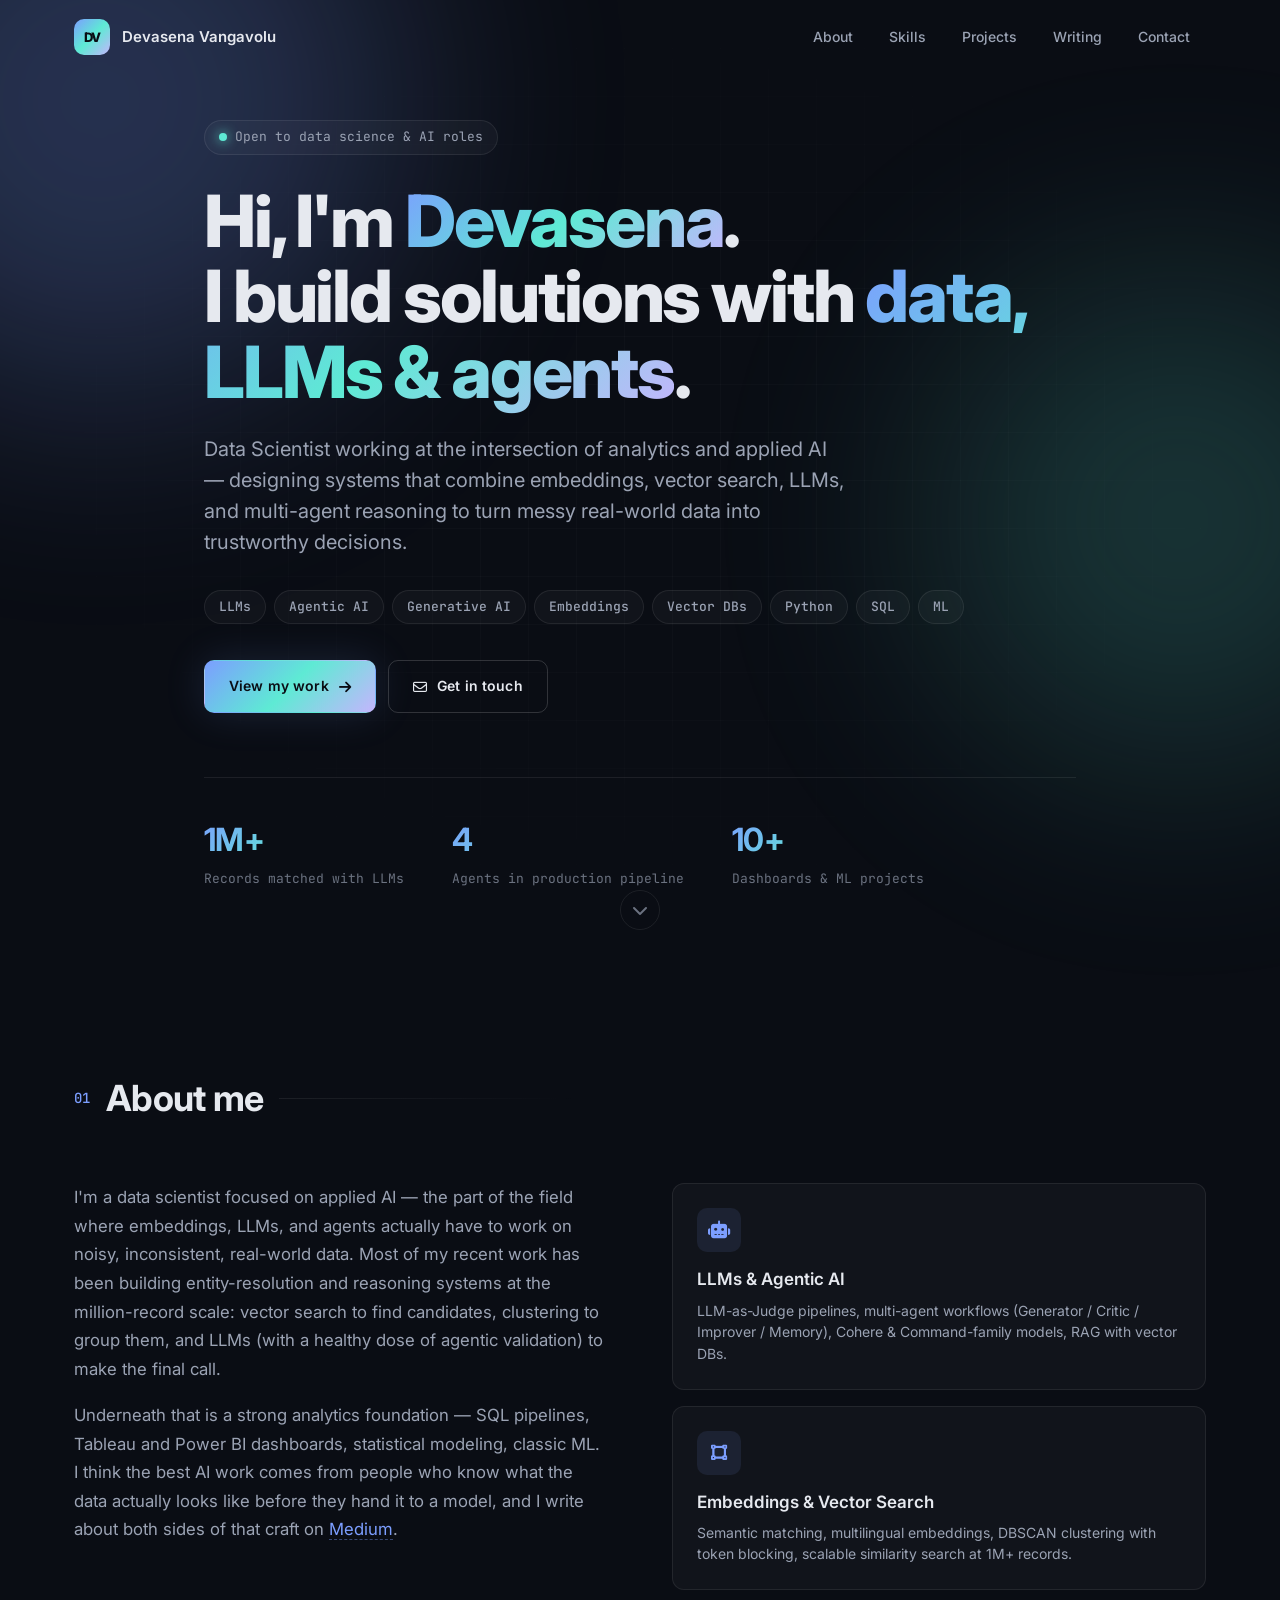
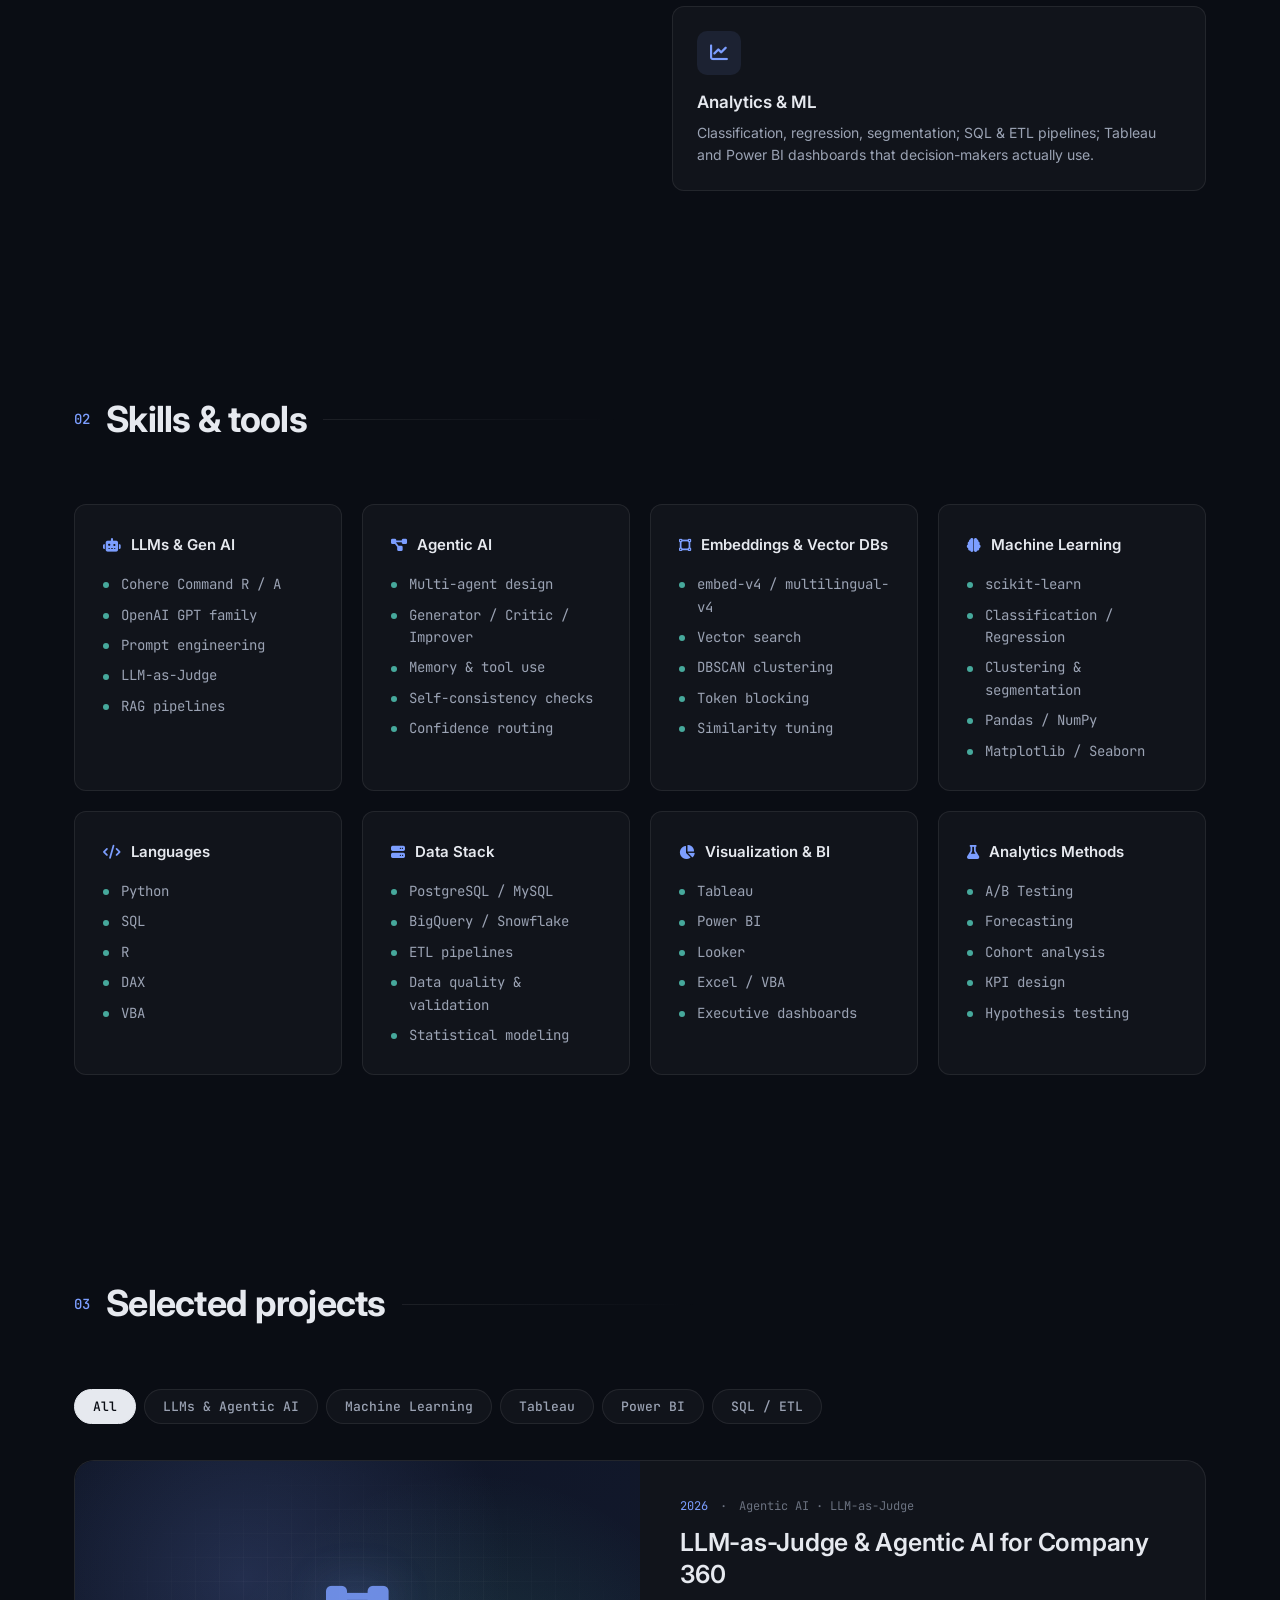
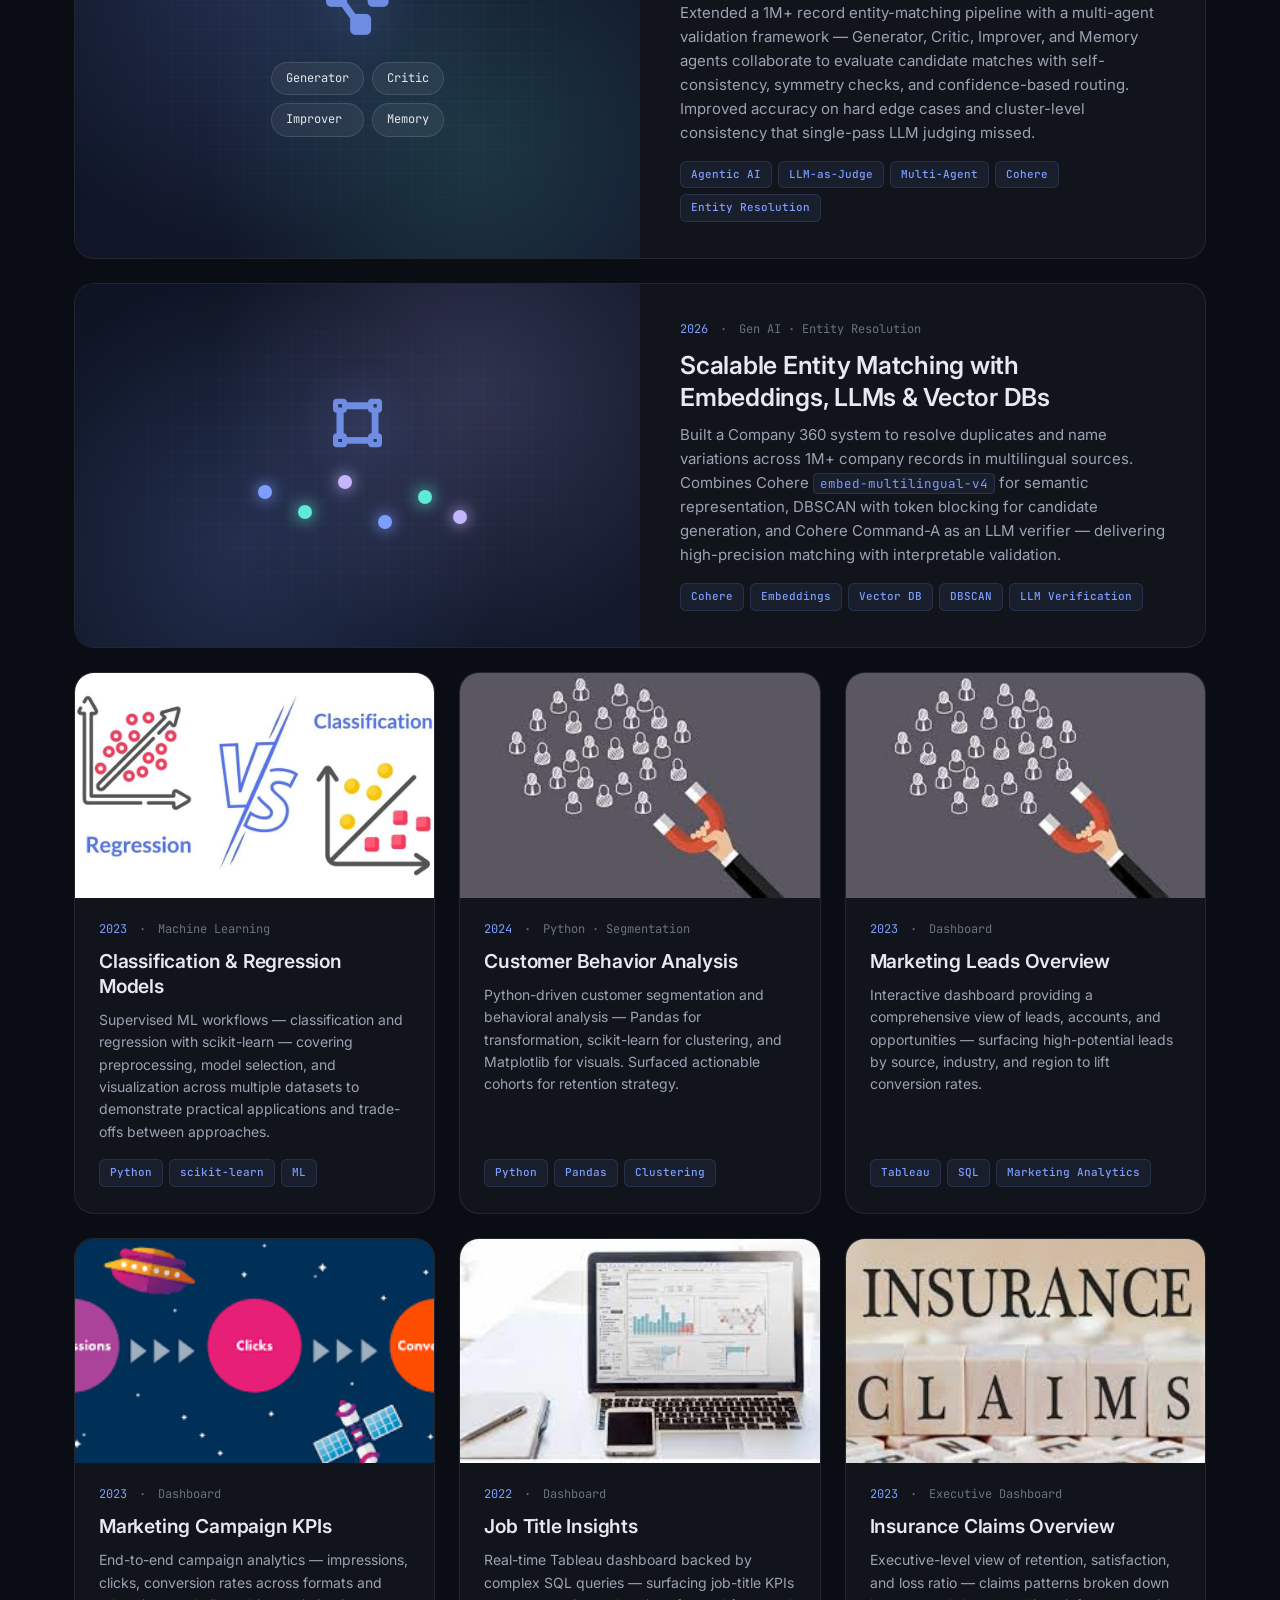
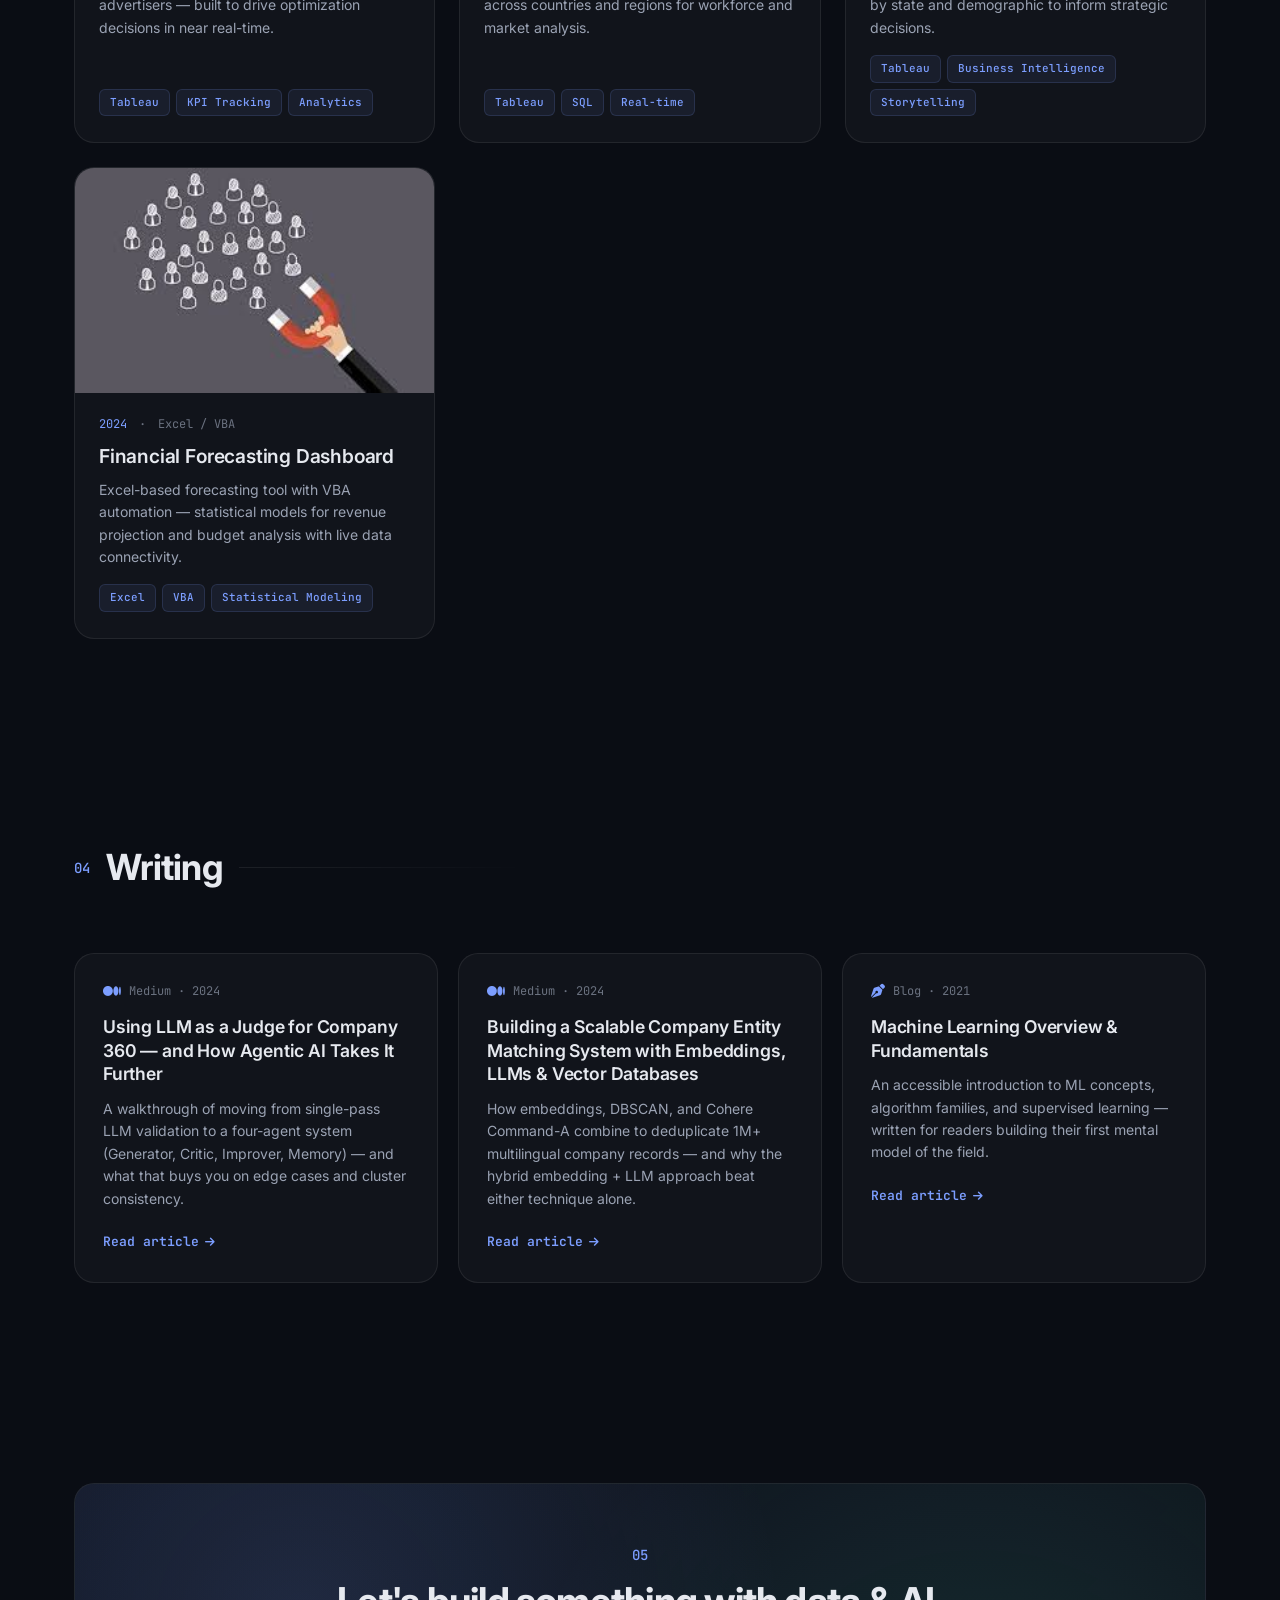
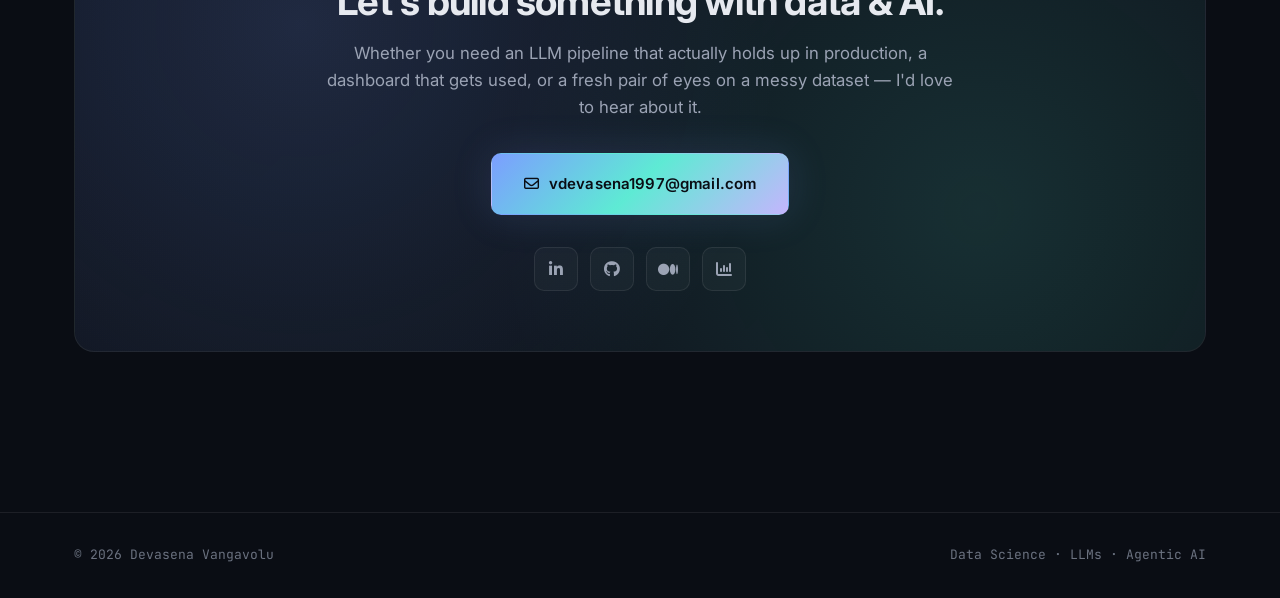
<file: index.html>
<!DOCTYPE html>
<html lang="en">
<head>
	<meta charset="utf-8" />
	<meta name="viewport" content="width=device-width, initial-scale=1" />
	<meta name="description" content="Devasena Vangavolu — Data Scientist working with LLMs, embeddings, and agentic AI. Portfolio of applied AI systems, ML projects, and analytics work." />
	<title>Devasena Vangavolu — Data Scientist · LLMs & Agentic AI</title>
	<link rel="preconnect" href="https://fonts.googleapis.com" />
	<link rel="preconnect" href="https://fonts.gstatic.com" crossorigin />
	<link href="https://fonts.googleapis.com/css2?family=Inter:wght@300;400;500;600;700;800&family=JetBrains+Mono:wght@400;500&display=swap" rel="stylesheet" />
	<link rel="stylesheet" href="https://cdnjs.cloudflare.com/ajax/libs/font-awesome/6.5.1/css/all.min.css" />
	<link rel="stylesheet" href="assets/css/main.css" />
</head>
<body>

	<!-- Animated background -->
	<div class="bg-grid"></div>
	<div class="bg-glow bg-glow--1"></div>
	<div class="bg-glow bg-glow--2"></div>

	<!-- Nav -->
	<nav class="nav" id="nav">
		<div class="nav__inner">
			<a href="#top" class="nav__logo">
				<span class="nav__logo-mark">DV</span>
				<span class="nav__logo-text">Devasena Vangavolu</span>
			</a>
			<ul class="nav__links">
				<li><a href="#about">About</a></li>
				<li><a href="#skills">Skills</a></li>
				<li><a href="#projects">Projects</a></li>
				<li><a href="#writing">Writing</a></li>
				<li><a href="#contact">Contact</a></li>
			</ul>
			<button class="nav__toggle" aria-label="Toggle navigation" aria-expanded="false">
				<span></span><span></span><span></span>
			</button>
		</div>
	</nav>

	<main id="top">

		<!-- Hero -->
		<section class="hero">
			<div class="container hero__inner">
				<p class="hero__greet"><span class="hero__greet-dot"></span> Open to data science & AI roles</p>
				<h1 class="hero__title">
					Hi, I'm <span class="grad">Devasena</span>.<br />
					I build solutions with <span class="grad">data, LLMs &amp; agents</span>.
				</h1>
				<p class="hero__subtitle">
					Data Scientist working at the intersection of analytics and applied AI —
					designing systems that combine embeddings, vector search, LLMs, and
					multi-agent reasoning to turn messy real-world data into trustworthy decisions.
				</p>
				<div class="hero__tags">
					<span class="chip">LLMs</span>
					<span class="chip">Agentic AI</span>
					<span class="chip">Generative AI</span>
					<span class="chip">Embeddings</span>
					<span class="chip">Vector DBs</span>
					<span class="chip">Python</span>
					<span class="chip">SQL</span>
					<span class="chip">ML</span>
				</div>
				<div class="hero__actions">
					<a href="#projects" class="btn btn--primary">
						<span>View my work</span>
						<i class="fa-solid fa-arrow-right"></i>
					</a>
					<a href="#contact" class="btn btn--ghost">
						<i class="fa-regular fa-envelope"></i>
						<span>Get in touch</span>
					</a>
				</div>
				<div class="hero__stats">
					<div class="stat">
						<div class="stat__num">1M+</div>
						<div class="stat__label">Records matched with LLMs</div>
					</div>
					<div class="stat">
						<div class="stat__num">4</div>
						<div class="stat__label">Agents in production pipeline</div>
					</div>
					<div class="stat">
						<div class="stat__num">10+</div>
						<div class="stat__label">Dashboards &amp; ML projects</div>
					</div>
				</div>
			</div>
			<a href="#about" class="hero__scroll" aria-label="Scroll to about">
				<i class="fa-solid fa-chevron-down"></i>
			</a>
		</section>

		<!-- About -->
		<section id="about" class="section reveal">
			<div class="container">
				<div class="section__head">
					<span class="section__num">01</span>
					<h2 class="section__title">About me</h2>
					<div class="section__rule"></div>
				</div>
				<div class="about">
					<div class="about__copy">
						<p>
							I'm a data scientist focused on applied AI — the part of the field
							where embeddings, LLMs, and agents actually have to work on noisy,
							inconsistent, real-world data. Most of my recent work has been
							building entity-resolution and reasoning systems at the
							million-record scale: vector search to find candidates, clustering
							to group them, and LLMs (with a healthy dose of agentic
							validation) to make the final call.
						</p>
						<p>
							Underneath that is a strong analytics foundation — SQL pipelines,
							Tableau and Power BI dashboards, statistical modeling, classic ML.
							I think the best AI work comes from people who know what the data
							actually looks like before they hand it to a model, and I write
							about both sides of that craft on
							<a href="https://medium.com/@vdevasena1997" target="_blank" rel="noopener" class="inline-link">Medium</a>.
						</p>
					</div>
					<div class="about__cards">
						<div class="info-card">
							<div class="info-card__icon"><i class="fa-solid fa-robot"></i></div>
							<h3>LLMs &amp; Agentic AI</h3>
							<p>LLM-as-Judge pipelines, multi-agent workflows (Generator / Critic / Improver / Memory), Cohere &amp; Command-family models, RAG with vector DBs.</p>
						</div>
						<div class="info-card">
							<div class="info-card__icon"><i class="fa-solid fa-vector-square"></i></div>
							<h3>Embeddings &amp; Vector Search</h3>
							<p>Semantic matching, multilingual embeddings, DBSCAN clustering with token blocking, scalable similarity search at 1M+ records.</p>
						</div>
						<div class="info-card">
							<div class="info-card__icon"><i class="fa-solid fa-chart-line"></i></div>
							<h3>Analytics &amp; ML</h3>
							<p>Classification, regression, segmentation; SQL &amp; ETL pipelines; Tableau and Power BI dashboards that decision-makers actually use.</p>
						</div>
					</div>
				</div>
			</div>
		</section>

		<!-- Skills -->
		<section id="skills" class="section reveal">
			<div class="container">
				<div class="section__head">
					<span class="section__num">02</span>
					<h2 class="section__title">Skills &amp; tools</h2>
					<div class="section__rule"></div>
				</div>
				<div class="skills">
					<div class="skill-group">
						<h3><i class="fa-solid fa-robot"></i> LLMs &amp; Gen AI</h3>
						<ul>
							<li>Cohere Command R / A</li>
							<li>OpenAI GPT family</li>
							<li>Prompt engineering</li>
							<li>LLM-as-Judge</li>
							<li>RAG pipelines</li>
						</ul>
					</div>
					<div class="skill-group">
						<h3><i class="fa-solid fa-diagram-project"></i> Agentic AI</h3>
						<ul>
							<li>Multi-agent design</li>
							<li>Generator / Critic / Improver</li>
							<li>Memory &amp; tool use</li>
							<li>Self-consistency checks</li>
							<li>Confidence routing</li>
						</ul>
					</div>
					<div class="skill-group">
						<h3><i class="fa-solid fa-vector-square"></i> Embeddings &amp; Vector DBs</h3>
						<ul>
							<li>embed-v4 / multilingual-v4</li>
							<li>Vector search</li>
							<li>DBSCAN clustering</li>
							<li>Token blocking</li>
							<li>Similarity tuning</li>
						</ul>
					</div>
					<div class="skill-group">
						<h3><i class="fa-solid fa-brain"></i> Machine Learning</h3>
						<ul>
							<li>scikit-learn</li>
							<li>Classification / Regression</li>
							<li>Clustering &amp; segmentation</li>
							<li>Pandas / NumPy</li>
							<li>Matplotlib / Seaborn</li>
						</ul>
					</div>
					<div class="skill-group">
						<h3><i class="fa-solid fa-code"></i> Languages</h3>
						<ul>
							<li>Python</li>
							<li>SQL</li>
							<li>R</li>
							<li>DAX</li>
							<li>VBA</li>
						</ul>
					</div>
					<div class="skill-group">
						<h3><i class="fa-solid fa-server"></i> Data Stack</h3>
						<ul>
							<li>PostgreSQL / MySQL</li>
							<li>BigQuery / Snowflake</li>
							<li>ETL pipelines</li>
							<li>Data quality &amp; validation</li>
							<li>Statistical modeling</li>
						</ul>
					</div>
					<div class="skill-group">
						<h3><i class="fa-solid fa-chart-pie"></i> Visualization &amp; BI</h3>
						<ul>
							<li>Tableau</li>
							<li>Power BI</li>
							<li>Looker</li>
							<li>Excel / VBA</li>
							<li>Executive dashboards</li>
						</ul>
					</div>
					<div class="skill-group">
						<h3><i class="fa-solid fa-flask"></i> Analytics Methods</h3>
						<ul>
							<li>A/B Testing</li>
							<li>Forecasting</li>
							<li>Cohort analysis</li>
							<li>KPI design</li>
							<li>Hypothesis testing</li>
						</ul>
					</div>
				</div>
			</div>
		</section>

		<!-- Projects -->
		<section id="projects" class="section reveal">
			<div class="container">
				<div class="section__head">
					<span class="section__num">03</span>
					<h2 class="section__title">Selected projects</h2>
					<div class="section__rule"></div>
				</div>

				<div class="filters" role="tablist">
					<button class="filter is-active" data-filter="all">All</button>
					<button class="filter" data-filter="llm">LLMs &amp; Agentic AI</button>
					<button class="filter" data-filter="ml">Machine Learning</button>
					<button class="filter" data-filter="tableau">Tableau</button>
					<button class="filter" data-filter="powerbi">Power BI</button>
					<button class="filter" data-filter="sql">SQL / ETL</button>
				</div>

				<div class="projects">

					<!-- FEATURED: Agentic AI -->
					<article class="project project--featured" data-tags="llm ml">
						<div class="project__media">
							<div class="project__placeholder">
								<i class="fa-solid fa-diagram-project"></i>
								<div class="project__placeholder-grid">
									<span>Generator</span>
									<span>Critic</span>
									<span>Improver</span>
									<span>Memory</span>
								</div>
							</div>
							<div class="project__overlay">
								<a href="https://medium.com/@vdevasena1997/using-llm-as-a-judge-for-company-360-and-how-agentic-ai-takes-it-further-358d37c3cc9e" target="_blank" rel="noopener" class="project__link">
									<i class="fa-brands fa-medium"></i> Read on Medium
								</a>
							</div>
						</div>
						<div class="project__body">
							<div class="project__meta">
								<span class="project__year">2026</span>
								<span class="project__type">Agentic AI · LLM-as-Judge</span>
							</div>
							<h3 class="project__title">LLM-as-Judge &amp; Agentic AI for Company 360</h3>
							<p class="project__desc">
								Extended a 1M+ record entity-matching pipeline with a multi-agent
								validation framework — Generator, Critic, Improver, and Memory
								agents collaborate to evaluate candidate matches with
								self-consistency, symmetry checks, and confidence-based routing.
								Improved accuracy on hard edge cases and cluster-level consistency
								that single-pass LLM judging missed.
							</p>
							<div class="project__tags">
								<span class="badge">Agentic AI</span>
								<span class="badge">LLM-as-Judge</span>
								<span class="badge">Multi-Agent</span>
								<span class="badge">Cohere</span>
								<span class="badge">Entity Resolution</span>
							</div>
						</div>
					</article>

					<!-- FEATURED: Entity Matching -->
					<article class="project project--featured" data-tags="llm ml">
						<div class="project__media">
							<div class="project__placeholder project__placeholder--alt">
								<i class="fa-solid fa-vector-square"></i>
								<div class="project__placeholder-vec">
									<span class="vec-dot"></span>
									<span class="vec-dot"></span>
									<span class="vec-dot"></span>
									<span class="vec-dot"></span>
									<span class="vec-dot"></span>
									<span class="vec-dot"></span>
								</div>
							</div>
							<div class="project__overlay">
								<a href="https://medium.com/@vdevasena1997/building-a-scalable-company-entity-matching-system-with-embeddings-llms-and-vector-databases-50f5fcc86bcd" target="_blank" rel="noopener" class="project__link">
									<i class="fa-brands fa-medium"></i> Read on Medium
								</a>
							</div>
						</div>
						<div class="project__body">
							<div class="project__meta">
								<span class="project__year">2026</span>
								<span class="project__type">Gen AI · Entity Resolution</span>
							</div>
							<h3 class="project__title">Scalable Entity Matching with Embeddings, LLMs &amp; Vector DBs</h3>
							<p class="project__desc">
								Built a Company 360 system to resolve duplicates and name
								variations across 1M+ company records in multilingual sources.
								Combines Cohere <code>embed-multilingual-v4</code> for semantic
								representation, DBSCAN with token blocking for candidate
								generation, and Cohere Command-A as an LLM verifier — delivering
								high-precision matching with interpretable validation.
							</p>
							<div class="project__tags">
								<span class="badge">Cohere</span>
								<span class="badge">Embeddings</span>
								<span class="badge">Vector DB</span>
								<span class="badge">DBSCAN</span>
								<span class="badge">LLM Verification</span>
							</div>
						</div>
					</article>

					<article class="project" data-tags="ml">
						<div class="project__media">
							<img src="images/regression-vs-classification-jpg.webp" alt="Classification & Regression Models" loading="lazy" />
							<div class="project__overlay">
								<a href="https://github.com/vdevasena/Simple-classification-Regression-Visualization" target="_blank" rel="noopener" class="project__link">
									<i class="fa-brands fa-github"></i> View Project
								</a>
							</div>
						</div>
						<div class="project__body">
							<div class="project__meta">
								<span class="project__year">2023</span>
								<span class="project__type">Machine Learning</span>
							</div>
							<h3 class="project__title">Classification &amp; Regression Models</h3>
							<p class="project__desc">
								Supervised ML workflows — classification and regression with
								scikit-learn — covering preprocessing, model selection, and
								visualization across multiple datasets to demonstrate practical
								applications and trade-offs between approaches.
							</p>
							<div class="project__tags">
								<span class="badge">Python</span>
								<span class="badge">scikit-learn</span>
								<span class="badge">ML</span>
							</div>
						</div>
					</article>

					<article class="project" data-tags="ml">
						<div class="project__media">
							<img src="images/images.jpg" alt="Customer Behavior Analysis" loading="lazy" />
							<div class="project__overlay">
								<a href="https://github.com/vdevasena" target="_blank" rel="noopener" class="project__link">
									<i class="fa-brands fa-github"></i> View Project
								</a>
							</div>
						</div>
						<div class="project__body">
							<div class="project__meta">
								<span class="project__year">2024</span>
								<span class="project__type">Python · Segmentation</span>
							</div>
							<h3 class="project__title">Customer Behavior Analysis</h3>
							<p class="project__desc">
								Python-driven customer segmentation and behavioral analysis —
								Pandas for transformation, scikit-learn for clustering, and
								Matplotlib for visuals. Surfaced actionable cohorts for
								retention strategy.
							</p>
							<div class="project__tags">
								<span class="badge">Python</span>
								<span class="badge">Pandas</span>
								<span class="badge">Clustering</span>
							</div>
						</div>
					</article>

					<article class="project" data-tags="tableau sql">
						<div class="project__media">
							<img src="images/images.jpg" alt="Marketing Leads Dashboard" loading="lazy" />
							<div class="project__overlay">
								<a href="https://public.tableau.com/app/profile/devasena.vangavolu/viz/MarketingLeadsOverview/Dashboard1" target="_blank" rel="noopener" class="project__link">
									<i class="fa-solid fa-arrow-up-right-from-square"></i> View Dashboard
								</a>
							</div>
						</div>
						<div class="project__body">
							<div class="project__meta">
								<span class="project__year">2023</span>
								<span class="project__type">Dashboard</span>
							</div>
							<h3 class="project__title">Marketing Leads Overview</h3>
							<p class="project__desc">
								Interactive dashboard providing a comprehensive view of leads,
								accounts, and opportunities — surfacing high-potential leads by
								source, industry, and region to lift conversion rates.
							</p>
							<div class="project__tags">
								<span class="badge">Tableau</span>
								<span class="badge">SQL</span>
								<span class="badge">Marketing Analytics</span>
							</div>
						</div>
					</article>

					<article class="project" data-tags="tableau">
						<div class="project__media">
							<img src="images/2.png" alt="Marketing Campaign Dashboard" loading="lazy" />
							<div class="project__overlay">
								<a href="https://public.tableau.com/app/profile/devasena.vangavolu/viz/MarketingCampaignDashboard_16983509599310/MarketingKPIs" target="_blank" rel="noopener" class="project__link">
									<i class="fa-solid fa-arrow-up-right-from-square"></i> View Dashboard
								</a>
							</div>
						</div>
						<div class="project__body">
							<div class="project__meta">
								<span class="project__year">2023</span>
								<span class="project__type">Dashboard</span>
							</div>
							<h3 class="project__title">Marketing Campaign KPIs</h3>
							<p class="project__desc">
								End-to-end campaign analytics — impressions, clicks, conversion
								rates across formats and advertisers — built to drive
								optimization decisions in near real-time.
							</p>
							<div class="project__tags">
								<span class="badge">Tableau</span>
								<span class="badge">KPI Tracking</span>
								<span class="badge">Analytics</span>
							</div>
						</div>
					</article>

					<article class="project" data-tags="tableau sql">
						<div class="project__media">
							<img src="images/Tableau.jpg" alt="Job Title Insights" loading="lazy" />
							<div class="project__overlay">
								<a href="https://public.tableau.com/app/profile/devasena.vangavolu/viz/JobTitleInsights/Dashboard1" target="_blank" rel="noopener" class="project__link">
									<i class="fa-solid fa-arrow-up-right-from-square"></i> View Dashboard
								</a>
							</div>
						</div>
						<div class="project__body">
							<div class="project__meta">
								<span class="project__year">2022</span>
								<span class="project__type">Dashboard</span>
							</div>
							<h3 class="project__title">Job Title Insights</h3>
							<p class="project__desc">
								Real-time Tableau dashboard backed by complex SQL queries —
								surfacing job-title KPIs across countries and regions for
								workforce and market analysis.
							</p>
							<div class="project__tags">
								<span class="badge">Tableau</span>
								<span class="badge">SQL</span>
								<span class="badge">Real-time</span>
							</div>
						</div>
					</article>

					<article class="project" data-tags="tableau">
						<div class="project__media">
							<img src="images/images (1).jpg" alt="Insurance Claims Overview" loading="lazy" />
							<div class="project__overlay">
								<a href="https://public.tableau.com/app/profile/devasena.vangavolu/viz/InsuranceClaimsOverview2020/ExecutiveSummary" target="_blank" rel="noopener" class="project__link">
									<i class="fa-solid fa-arrow-up-right-from-square"></i> View Dashboard
								</a>
							</div>
						</div>
						<div class="project__body">
							<div class="project__meta">
								<span class="project__year">2023</span>
								<span class="project__type">Executive Dashboard</span>
							</div>
							<h3 class="project__title">Insurance Claims Overview</h3>
							<p class="project__desc">
								Executive-level view of retention, satisfaction, and loss
								ratio — claims patterns broken down by state and demographic
								to inform strategic decisions.
							</p>
							<div class="project__tags">
								<span class="badge">Tableau</span>
								<span class="badge">Business Intelligence</span>
								<span class="badge">Storytelling</span>
							</div>
						</div>
					</article>


					<article class="project" data-tags="powerbi">
						<div class="project__media">
							<img src="images/images.jpg" alt="Financial Forecasting Dashboard" loading="lazy" />
							<div class="project__overlay">
								<a href="https://github.com/vdevasena" target="_blank" rel="noopener" class="project__link">
									<i class="fa-brands fa-github"></i> View Project
								</a>
							</div>
						</div>
						<div class="project__body">
							<div class="project__meta">
								<span class="project__year">2024</span>
								<span class="project__type">Excel / VBA</span>
							</div>
							<h3 class="project__title">Financial Forecasting Dashboard</h3>
							<p class="project__desc">
								Excel-based forecasting tool with VBA automation — statistical
								models for revenue projection and budget analysis with live
								data connectivity.
							</p>
							<div class="project__tags">
								<span class="badge">Excel</span>
								<span class="badge">VBA</span>
								<span class="badge">Statistical Modeling</span>
							</div>
						</div>
					</article>

				</div>
			</div>
		</section>

		<!-- Writing -->
		<section id="writing" class="section reveal">
			<div class="container">
				<div class="section__head">
					<span class="section__num">04</span>
					<h2 class="section__title">Writing</h2>
					<div class="section__rule"></div>
				</div>
				<div class="writing">
					<a href="https://medium.com/@vdevasena1997/using-llm-as-a-judge-for-company-360-and-how-agentic-ai-takes-it-further-358d37c3cc9e" target="_blank" rel="noopener" class="article">
						<div class="article__meta">
							<i class="fa-brands fa-medium"></i>
							<span>Medium · 2024</span>
						</div>
						<h3 class="article__title">Using LLM as a Judge for Company 360 — and How Agentic AI Takes It Further</h3>
						<p class="article__excerpt">
							A walkthrough of moving from single-pass LLM validation to a
							four-agent system (Generator, Critic, Improver, Memory) — and what
							that buys you on edge cases and cluster consistency.
						</p>
						<span class="article__cta">Read article <i class="fa-solid fa-arrow-right"></i></span>
					</a>
					<a href="https://medium.com/@vdevasena1997/building-a-scalable-company-entity-matching-system-with-embeddings-llms-and-vector-databases-50f5fcc86bcd" target="_blank" rel="noopener" class="article">
						<div class="article__meta">
							<i class="fa-brands fa-medium"></i>
							<span>Medium · 2024</span>
						</div>
						<h3 class="article__title">Building a Scalable Company Entity Matching System with Embeddings, LLMs &amp; Vector Databases</h3>
						<p class="article__excerpt">
							How embeddings, DBSCAN, and Cohere Command-A combine to deduplicate
							1M+ multilingual company records — and why the hybrid embedding +
							LLM approach beat either technique alone.
						</p>
						<span class="article__cta">Read article <i class="fa-solid fa-arrow-right"></i></span>
					</a>
					<a href="https://devasenavangavolu.blogspot.com/" target="_blank" rel="noopener" class="article">
						<div class="article__meta">
							<i class="fa-solid fa-pen-nib"></i>
							<span>Blog · 2021</span>
						</div>
						<h3 class="article__title">Machine Learning Overview &amp; Fundamentals</h3>
						<p class="article__excerpt">
							An accessible introduction to ML concepts, algorithm families, and
							supervised learning — written for readers building their first
							mental model of the field.
						</p>
						<span class="article__cta">Read article <i class="fa-solid fa-arrow-right"></i></span>
					</a>
				</div>
			</div>
		</section>

		<!-- Contact -->
		<section id="contact" class="section reveal">
			<div class="container">
				<div class="contact">
					<div class="contact__inner">
						<span class="section__num">05</span>
						<h2 class="contact__title">Let's build something with data &amp; AI.</h2>
						<p class="contact__copy">
							Whether you need an LLM pipeline that actually holds up in
							production, a dashboard that gets used, or a fresh pair of eyes on
							a messy dataset — I'd love to hear about it.
						</p>
						<a href="mailto:vdevasena1997@gmail.com" class="btn btn--primary btn--large">
							<i class="fa-regular fa-envelope"></i>
							<span>vdevasena1997@gmail.com</span>
						</a>
						<ul class="contact__socials">
							<li>
								<a href="https://www.linkedin.com/in/devasenavangavolu1997/" target="_blank" rel="noopener" aria-label="LinkedIn">
									<i class="fa-brands fa-linkedin-in"></i>
								</a>
							</li>
							<li>
								<a href="https://github.com/vdevasena" target="_blank" rel="noopener" aria-label="GitHub">
									<i class="fa-brands fa-github"></i>
								</a>
							</li>
							<li>
								<a href="https://medium.com/@vdevasena1997" target="_blank" rel="noopener" aria-label="Medium">
									<i class="fa-brands fa-medium"></i>
								</a>
							</li>
							<li>
								<a href="https://public.tableau.com/app/profile/devasena.vangavolu" target="_blank" rel="noopener" aria-label="Tableau Public">
									<i class="fa-solid fa-chart-column"></i>
								</a>
							</li>
						</ul>
					</div>
				</div>
			</div>
		</section>

	</main>

	<footer class="footer">
		<div class="container footer__inner">
			<p>© <span id="year"></span> Devasena Vangavolu</p>
			<p class="footer__meta">Data Science · LLMs · Agentic AI</p>
		</div>
	</footer>

	<script src="assets/js/main.js"></script>
</body>
</html>
</file>
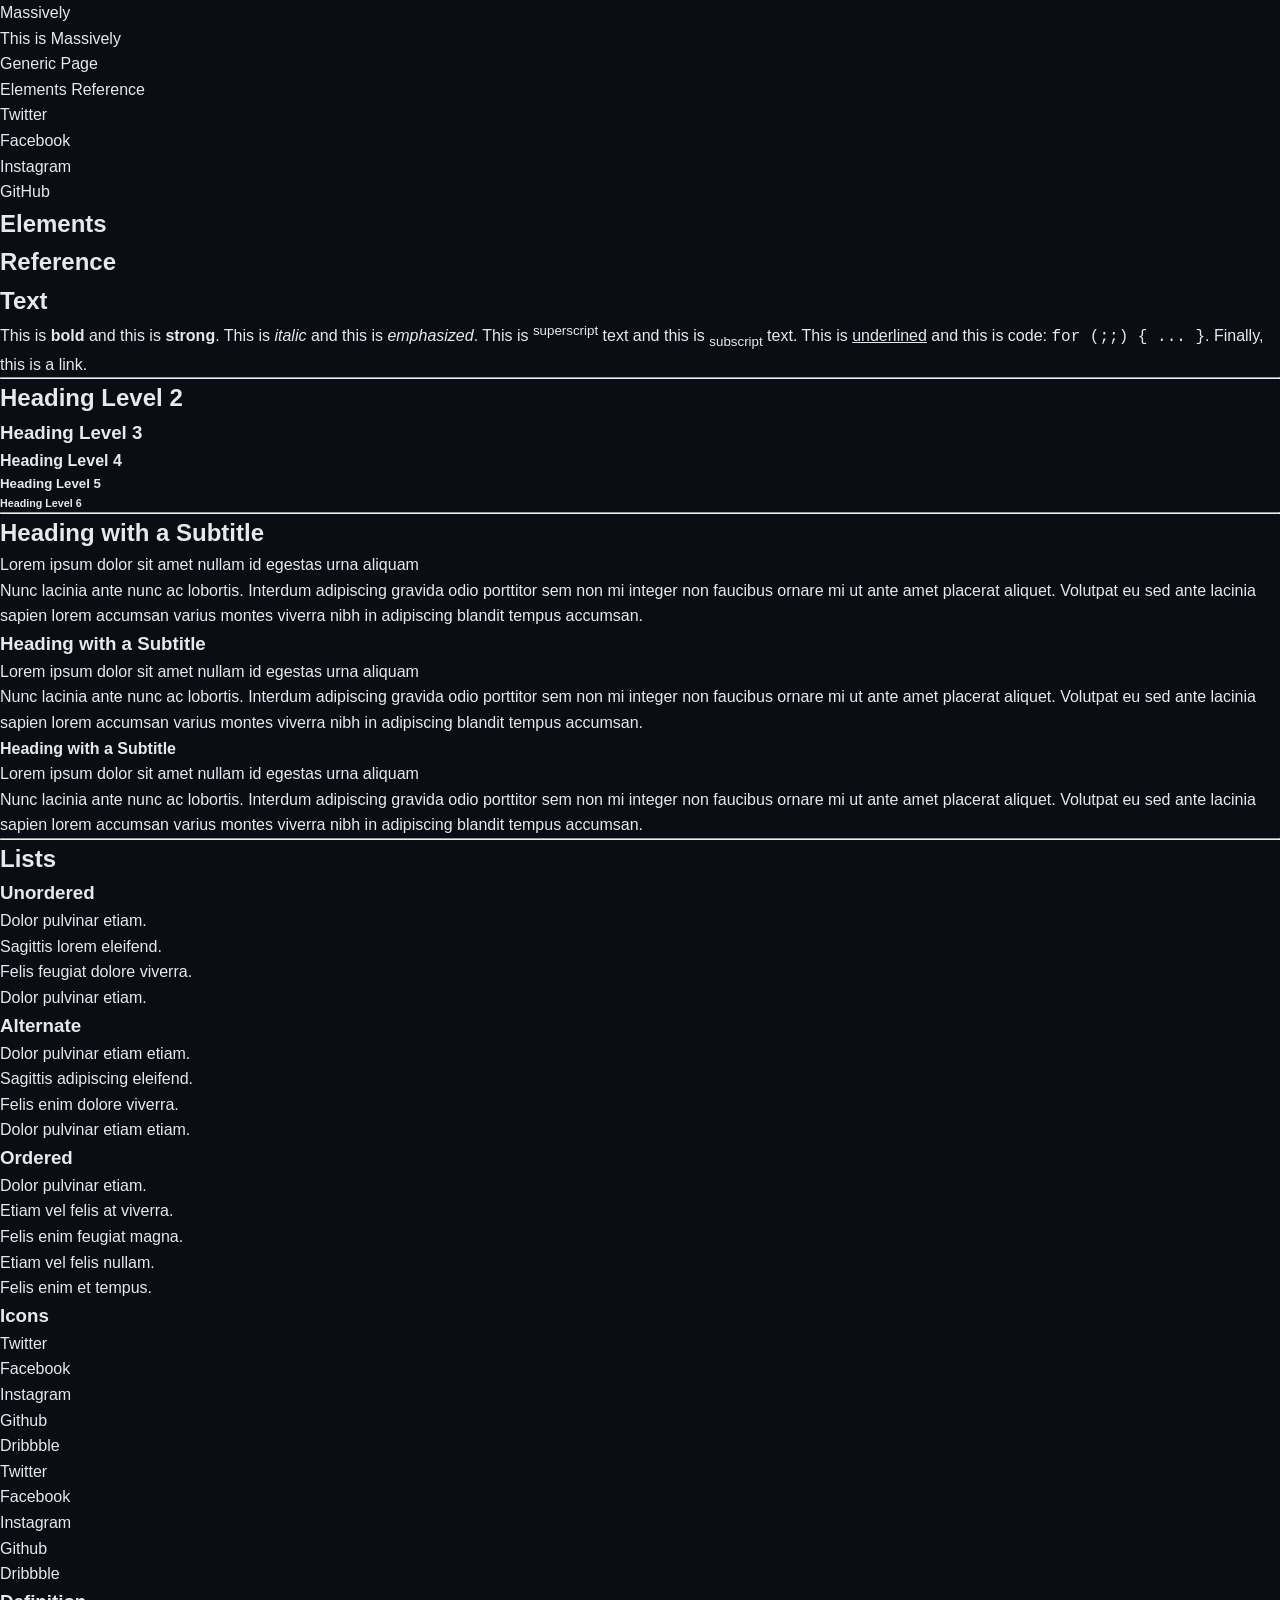
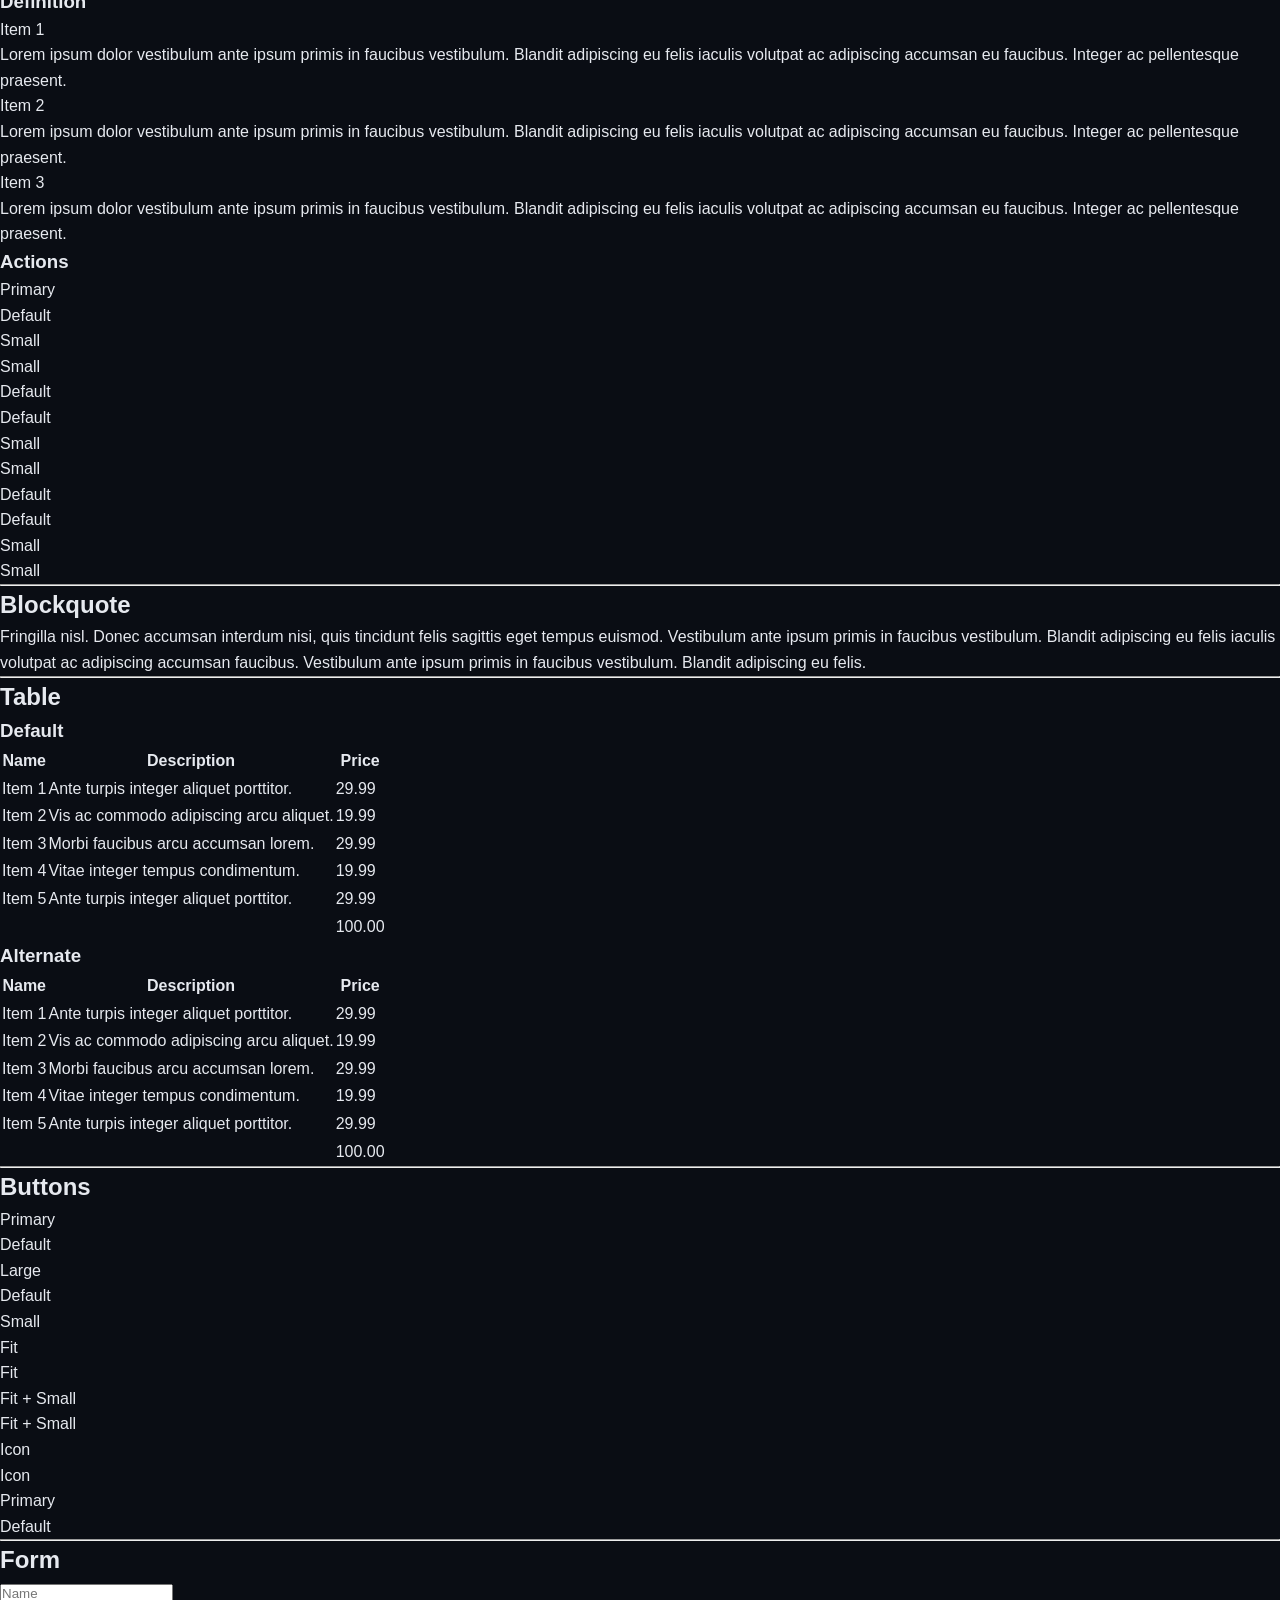
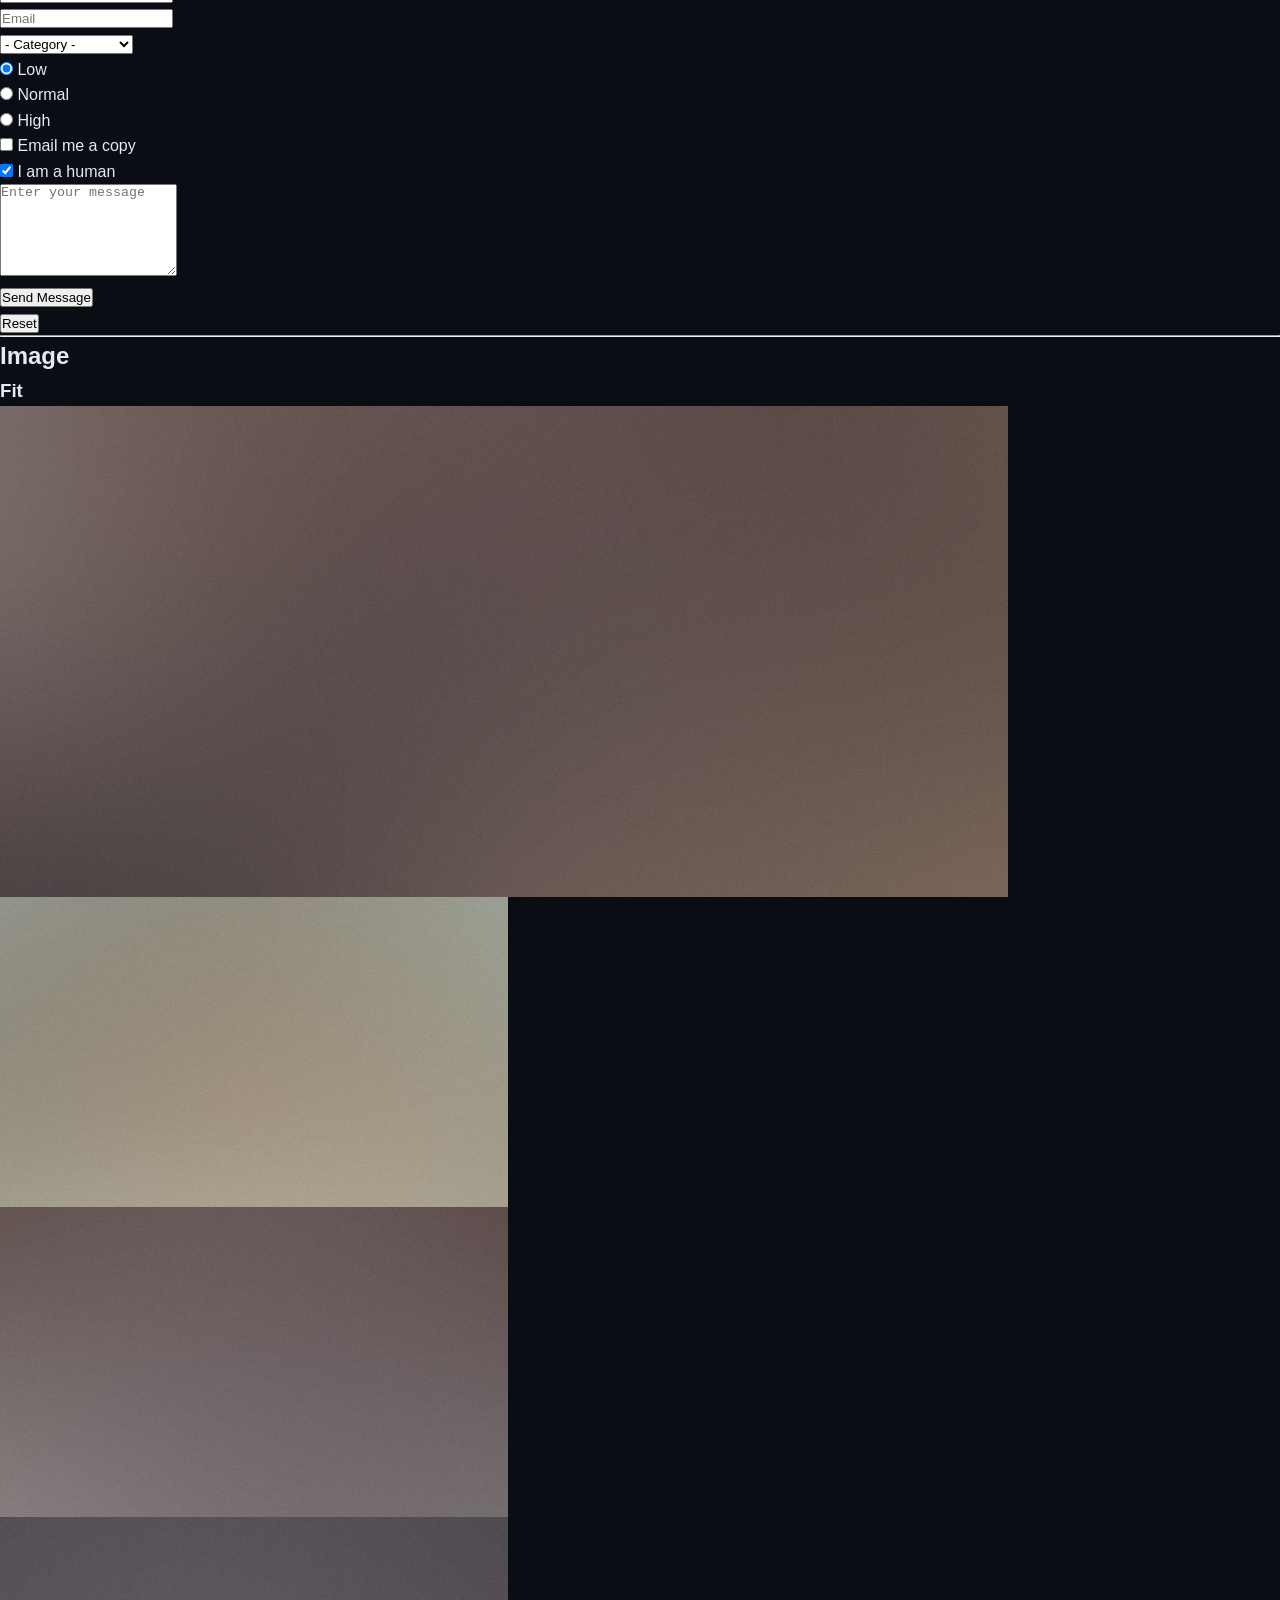
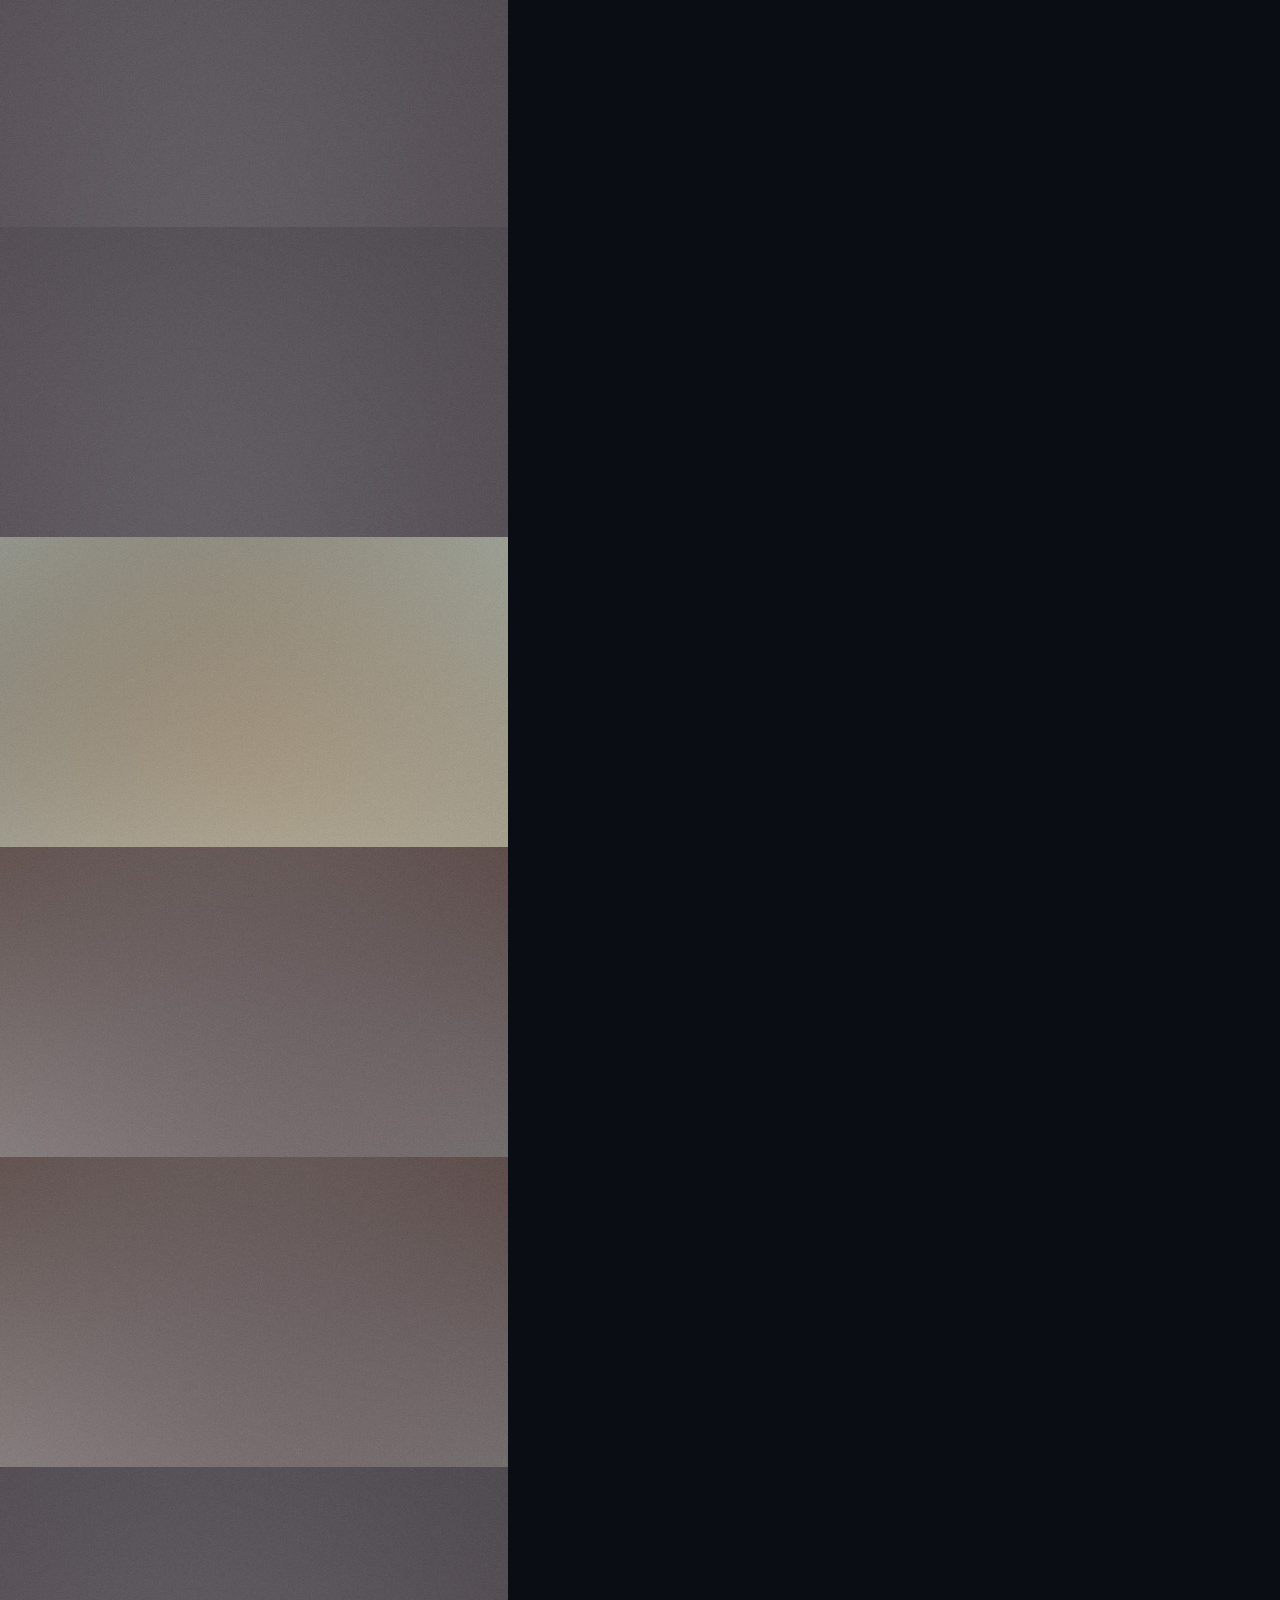
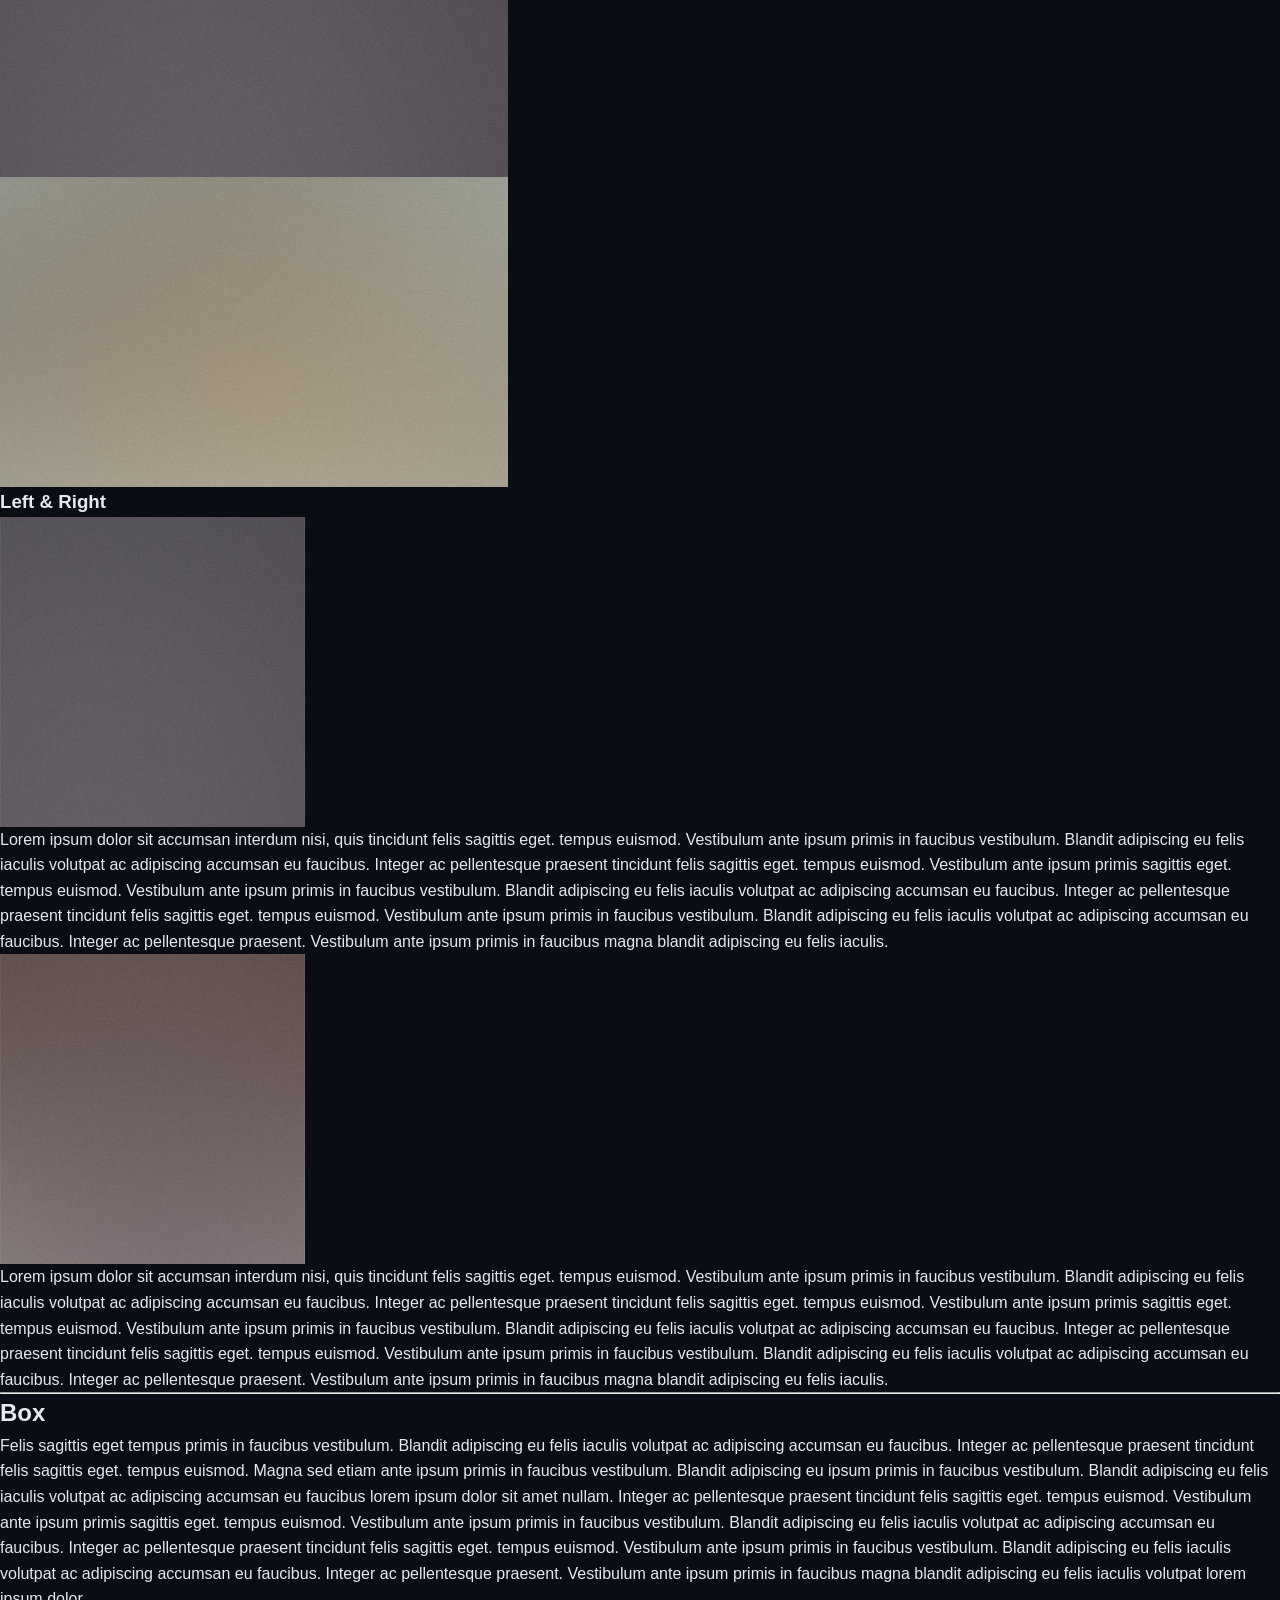
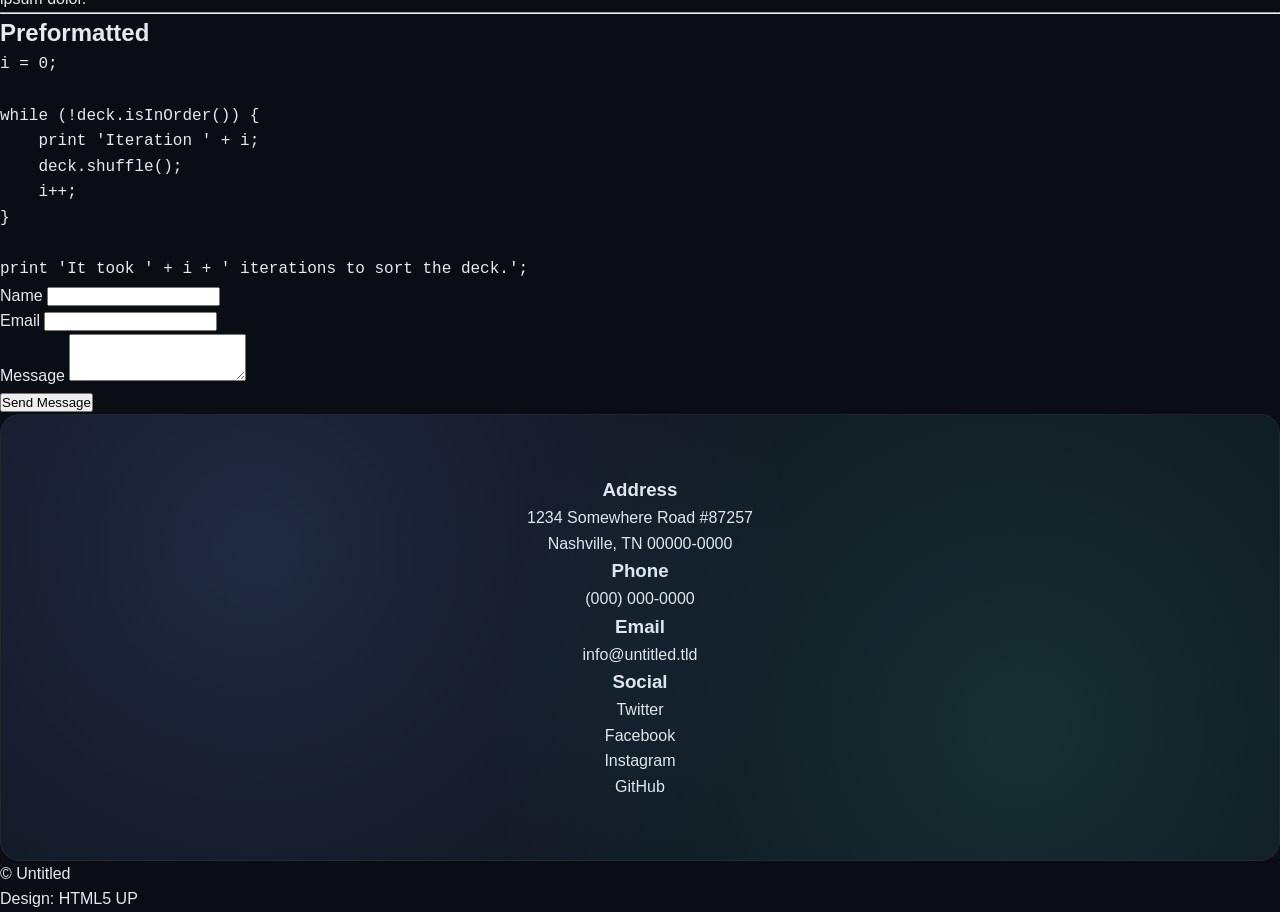
<file: elements.html>
<!DOCTYPE HTML>
<!--
	Massively by HTML5 UP
	html5up.net | @ajlkn
	Free for personal and commercial use under the CCA 3.0 license (html5up.net/license)
-->
<html>
	<head>
		<title>Elements Reference - Massively by HTML5 UP</title>
		<meta charset="utf-8" />
		<meta name="viewport" content="width=device-width, initial-scale=1, user-scalable=no" />
		<link rel="stylesheet" href="assets/css/main.css" />
		<noscript><link rel="stylesheet" href="assets/css/noscript.css" /></noscript>
	</head>
	<body class="is-preload">

		<!-- Wrapper -->
			<div id="wrapper">

				<!-- Header -->
					<header id="header">
						<a href="index.html" class="logo">Massively</a>
					</header>

				<!-- Nav -->
					<nav id="nav">
						<ul class="links">
							<li><a href="index.html">This is Massively</a></li>
							<li><a href="generic.html">Generic Page</a></li>
							<li class="active"><a href="elements.html">Elements Reference</a></li>
						</ul>
						<ul class="icons">
							<li><a href="#" class="icon brands fa-twitter"><span class="label">Twitter</span></a></li>
							<li><a href="#" class="icon brands fa-facebook-f"><span class="label">Facebook</span></a></li>
							<li><a href="#" class="icon brands fa-instagram"><span class="label">Instagram</span></a></li>
							<li><a href="#" class="icon brands fa-github"><span class="label">GitHub</span></a></li>
						</ul>
					</nav>

				<!-- Main -->
					<div id="main">

						<!-- Post -->
							<section class="post">
								<header class="major">
									<h1>Elements<br />
									Reference</h1>
								</header>

								<!-- Text stuff -->
									<h2>Text</h2>
									<p>This is <b>bold</b> and this is <strong>strong</strong>. This is <i>italic</i> and this is <em>emphasized</em>.
									This is <sup>superscript</sup> text and this is <sub>subscript</sub> text.
									This is <u>underlined</u> and this is code: <code>for (;;) { ... }</code>.
									Finally, this is a <a href="#">link</a>.</p>
									<hr />
									<h2>Heading Level 2</h2>
									<h3>Heading Level 3</h3>
									<h4>Heading Level 4</h4>
									<h5>Heading Level 5</h5>
									<h6>Heading Level 6</h6>
									<hr />
									<header>
										<h2>Heading with a Subtitle</h2>
										<p>Lorem ipsum dolor sit amet nullam id egestas urna aliquam</p>
									</header>
									<p>Nunc lacinia ante nunc ac lobortis. Interdum adipiscing gravida odio porttitor sem non mi integer non faucibus ornare mi ut ante amet placerat aliquet. Volutpat eu sed ante lacinia sapien lorem accumsan varius montes viverra nibh in adipiscing blandit tempus accumsan.</p>
									<header>
										<h3>Heading with a Subtitle</h3>
										<p>Lorem ipsum dolor sit amet nullam id egestas urna aliquam</p>
									</header>
									<p>Nunc lacinia ante nunc ac lobortis. Interdum adipiscing gravida odio porttitor sem non mi integer non faucibus ornare mi ut ante amet placerat aliquet. Volutpat eu sed ante lacinia sapien lorem accumsan varius montes viverra nibh in adipiscing blandit tempus accumsan.</p>
									<header>
										<h4>Heading with a Subtitle</h4>
										<p>Lorem ipsum dolor sit amet nullam id egestas urna aliquam</p>
									</header>
									<p>Nunc lacinia ante nunc ac lobortis. Interdum adipiscing gravida odio porttitor sem non mi integer non faucibus ornare mi ut ante amet placerat aliquet. Volutpat eu sed ante lacinia sapien lorem accumsan varius montes viverra nibh in adipiscing blandit tempus accumsan.</p>

									<hr />

								<!-- Lists -->
									<h2>Lists</h2>
									<div class="row">
										<div class="col-6 col-12-small">

											<h3>Unordered</h3>
											<ul>
												<li>Dolor pulvinar etiam.</li>
												<li>Sagittis lorem eleifend.</li>
												<li>Felis feugiat dolore viverra.</li>
												<li>Dolor pulvinar etiam.</li>
											</ul>

											<h3>Alternate</h3>
											<ul class="alt">
												<li>Dolor pulvinar etiam etiam.</li>
												<li>Sagittis adipiscing eleifend.</li>
												<li>Felis enim dolore viverra.</li>
												<li>Dolor pulvinar etiam etiam.</li>
											</ul>

										</div>
										<div class="col-6 col-12-small">

											<h3>Ordered</h3>
											<ol>
												<li>Dolor pulvinar etiam.</li>
												<li>Etiam vel felis at viverra.</li>
												<li>Felis enim feugiat magna.</li>
												<li>Etiam vel felis nullam.</li>
												<li>Felis enim et tempus.</li>
											</ol>

											<h3>Icons</h3>
											<ul class="icons">
												<li><a href="#" class="icon brands fa-twitter"><span class="label">Twitter</span></a></li>
												<li><a href="#" class="icon brands fa-facebook-f"><span class="label">Facebook</span></a></li>
												<li><a href="#" class="icon brands fa-instagram"><span class="label">Instagram</span></a></li>
												<li><a href="#" class="icon brands fa-github"><span class="label">Github</span></a></li>
												<li><a href="#" class="icon brands fa-dribbble"><span class="label">Dribbble</span></a></li>
											</ul>
											<ul class="icons alt">
												<li><a href="#" class="icon brands alt fa-twitter"><span class="label">Twitter</span></a></li>
												<li><a href="#" class="icon brands alt fa-facebook-f"><span class="label">Facebook</span></a></li>
												<li><a href="#" class="icon brands alt fa-instagram"><span class="label">Instagram</span></a></li>
												<li><a href="#" class="icon brands alt fa-github"><span class="label">Github</span></a></li>
												<li><a href="#" class="icon brands alt fa-dribbble"><span class="label">Dribbble</span></a></li>
											</ul>

										</div>
									</div>
									<h3>Definition</h3>
									<dl>
										<dt>Item 1</dt>
										<dd>
											<p>Lorem ipsum dolor vestibulum ante ipsum primis in faucibus vestibulum. Blandit adipiscing eu felis iaculis volutpat ac adipiscing accumsan eu faucibus. Integer ac pellentesque praesent.</p>
										</dd>
										<dt>Item 2</dt>
										<dd>
											<p>Lorem ipsum dolor vestibulum ante ipsum primis in faucibus vestibulum. Blandit adipiscing eu felis iaculis volutpat ac adipiscing accumsan eu faucibus. Integer ac pellentesque praesent.</p>
										</dd>
										<dt>Item 3</dt>
										<dd>
											<p>Lorem ipsum dolor vestibulum ante ipsum primis in faucibus vestibulum. Blandit adipiscing eu felis iaculis volutpat ac adipiscing accumsan eu faucibus. Integer ac pellentesque praesent.</p>
										</dd>
									</dl>

									<h3>Actions</h3>
									<ul class="actions">
										<li><a href="#" class="button primary">Primary</a></li>
										<li><a href="#" class="button">Default</a></li>
									</ul>
									<ul class="actions small">
										<li><a href="#" class="button primary small">Small</a></li>
										<li><a href="#" class="button small">Small</a></li>
									</ul>
									<div class="row">
										<div class="col-6 col-12-small">
											<ul class="actions stacked">
												<li><a href="#" class="button primary">Default</a></li>
												<li><a href="#" class="button">Default</a></li>
											</ul>
										</div>
										<div class="col-6 col-12-small">
											<ul class="actions stacked">
												<li><a href="#" class="button primary small">Small</a></li>
												<li><a href="#" class="button small">Small</a></li>
											</ul>
										</div>
									</div>
									<div class="row">
										<div class="col-6 col-12-small">
											<ul class="actions stacked">
												<li><a href="#" class="button primary fit">Default</a></li>
												<li><a href="#" class="button fit">Default</a></li>
											</ul>
										</div>
										<div class="col-6 col-12-small">
											<ul class="actions stacked">
												<li><a href="#" class="button primary small fit">Small</a></li>
												<li><a href="#" class="button small fit">Small</a></li>
											</ul>
										</div>
									</div>

									<hr />

								<!-- Blockquote -->
									<h2>Blockquote</h2>
									<blockquote>Fringilla nisl. Donec accumsan interdum nisi, quis tincidunt felis sagittis eget tempus euismod. Vestibulum ante ipsum primis in faucibus vestibulum. Blandit adipiscing eu felis iaculis volutpat ac adipiscing accumsan faucibus. Vestibulum ante ipsum primis in faucibus vestibulum. Blandit adipiscing eu felis.</blockquote>

									<hr />

								<!-- Table -->
									<h2>Table</h2>

									<h3>Default</h3>
									<div class="table-wrapper">
										<table>
											<thead>
												<tr>
													<th>Name</th>
													<th>Description</th>
													<th>Price</th>
												</tr>
											</thead>
											<tbody>
												<tr>
													<td>Item 1</td>
													<td>Ante turpis integer aliquet porttitor.</td>
													<td>29.99</td>
												</tr>
												<tr>
													<td>Item 2</td>
													<td>Vis ac commodo adipiscing arcu aliquet.</td>
													<td>19.99</td>
												</tr>
												<tr>
													<td>Item 3</td>
													<td> Morbi faucibus arcu accumsan lorem.</td>
													<td>29.99</td>
												</tr>
												<tr>
													<td>Item 4</td>
													<td>Vitae integer tempus condimentum.</td>
													<td>19.99</td>
												</tr>
												<tr>
													<td>Item 5</td>
													<td>Ante turpis integer aliquet porttitor.</td>
													<td>29.99</td>
												</tr>
											</tbody>
											<tfoot>
												<tr>
													<td colspan="2"></td>
													<td>100.00</td>
												</tr>
											</tfoot>
										</table>
									</div>

									<h3>Alternate</h3>
									<div class="table-wrapper">
										<table class="alt">
											<thead>
												<tr>
													<th>Name</th>
													<th>Description</th>
													<th>Price</th>
												</tr>
											</thead>
											<tbody>
												<tr>
													<td>Item 1</td>
													<td>Ante turpis integer aliquet porttitor.</td>
													<td>29.99</td>
												</tr>
												<tr>
													<td>Item 2</td>
													<td>Vis ac commodo adipiscing arcu aliquet.</td>
													<td>19.99</td>
												</tr>
												<tr>
													<td>Item 3</td>
													<td> Morbi faucibus arcu accumsan lorem.</td>
													<td>29.99</td>
												</tr>
												<tr>
													<td>Item 4</td>
													<td>Vitae integer tempus condimentum.</td>
													<td>19.99</td>
												</tr>
												<tr>
													<td>Item 5</td>
													<td>Ante turpis integer aliquet porttitor.</td>
													<td>29.99</td>
												</tr>
											</tbody>
											<tfoot>
												<tr>
													<td colspan="2"></td>
													<td>100.00</td>
												</tr>
											</tfoot>
										</table>
									</div>

									<hr />

								<!-- Buttons -->
									<h2>Buttons</h2>
									<ul class="actions">
										<li><a href="#" class="button primary">Primary</a></li>
										<li><a href="#" class="button">Default</a></li>
									</ul>
									<ul class="actions">
										<li><a href="#" class="button primary large">Large</a></li>
										<li><a href="#" class="button">Default</a></li>
										<li><a href="#" class="button small">Small</a></li>
									</ul>
									<ul class="actions fit">
										<li><a href="#" class="button primary fit">Fit</a></li>
										<li><a href="#" class="button fit">Fit</a></li>
									</ul>
									<ul class="actions fit small">
										<li><a href="#" class="button primary fit small">Fit + Small</a></li>
										<li><a href="#" class="button fit small">Fit + Small</a></li>
									</ul>
									<ul class="actions">
										<li><a href="#" class="button primary icon solid fa-search">Icon</a></li>
										<li><a href="#" class="button icon solid fa-download">Icon</a></li>
									</ul>
									<ul class="actions">
										<li><span class="button primary disabled">Primary</span></li>
										<li><span class="button disabled">Default</span></li>
									</ul>

									<hr />

								<!-- Form -->
									<h2>Form</h2>

									<form method="post" action="#">
										<div class="row gtr-uniform">
											<div class="col-6 col-12-xsmall">
												<input type="text" name="demo-name" id="demo-name" value="" placeholder="Name" />
											</div>
											<div class="col-6 col-12-xsmall">
												<input type="email" name="demo-email" id="demo-email" value="" placeholder="Email" />
											</div>
											<!-- Break -->
											<div class="col-12">
												<select name="demo-category" id="demo-category">
													<option value="">- Category -</option>
													<option value="1">Manufacturing</option>
													<option value="1">Shipping</option>
													<option value="1">Administration</option>
													<option value="1">Human Resources</option>
												</select>
											</div>
											<!-- Break -->
											<div class="col-4 col-12-small">
												<input type="radio" id="demo-priority-low" name="demo-priority" checked>
												<label for="demo-priority-low">Low</label>
											</div>
											<div class="col-4 col-12-small">
												<input type="radio" id="demo-priority-normal" name="demo-priority">
												<label for="demo-priority-normal">Normal</label>
											</div>
											<div class="col-4 col-12-small">
												<input type="radio" id="demo-priority-high" name="demo-priority">
												<label for="demo-priority-high">High</label>
											</div>
											<!-- Break -->
											<div class="col-6 col-12-small">
												<input type="checkbox" id="demo-copy" name="demo-copy">
												<label for="demo-copy">Email me a copy</label>
											</div>
											<div class="col-6 col-12-small">
												<input type="checkbox" id="demo-human" name="demo-human" checked>
												<label for="demo-human">I am a human</label>
											</div>
											<!-- Break -->
											<div class="col-12">
												<textarea name="demo-message" id="demo-message" placeholder="Enter your message" rows="6"></textarea>
											</div>
											<!-- Break -->
											<div class="col-12">
												<ul class="actions">
													<li><input type="submit" value="Send Message" class="primary" /></li>
													<li><input type="reset" value="Reset" /></li>
												</ul>
											</div>
										</div>
									</form>

									<hr />

								<!-- Image -->
									<h2>Image</h2>

									<h3>Fit</h3>
									<span class="image fit"><img src="images/pic01.jpg" alt="" /></span>
									<div class="box alt">
										<div class="row gtr-50 gtr-uniform">
											<div class="col-4"><span class="image fit"><img src="images/pic02.jpg" alt="" /></span></div>
											<div class="col-4"><span class="image fit"><img src="images/pic03.jpg" alt="" /></span></div>
											<div class="col-4"><span class="image fit"><img src="images/pic04.jpg" alt="" /></span></div>
											<!-- Break -->
											<div class="col-4"><span class="image fit"><img src="images/pic04.jpg" alt="" /></span></div>
											<div class="col-4"><span class="image fit"><img src="images/pic02.jpg" alt="" /></span></div>
											<div class="col-4"><span class="image fit"><img src="images/pic03.jpg" alt="" /></span></div>
											<!-- Break -->
											<div class="col-4"><span class="image fit"><img src="images/pic03.jpg" alt="" /></span></div>
											<div class="col-4"><span class="image fit"><img src="images/pic04.jpg" alt="" /></span></div>
											<div class="col-4"><span class="image fit"><img src="images/pic02.jpg" alt="" /></span></div>
										</div>
									</div>

									<h3>Left &amp; Right</h3>
									<p><span class="image left"><img src="images/pic08.jpg" alt="" /></span>Lorem ipsum dolor sit accumsan interdum nisi, quis tincidunt felis sagittis eget. tempus euismod. Vestibulum ante ipsum primis in faucibus vestibulum. Blandit adipiscing eu felis iaculis volutpat ac adipiscing accumsan eu faucibus. Integer ac pellentesque praesent tincidunt felis sagittis eget. tempus euismod. Vestibulum ante ipsum primis sagittis eget. tempus euismod. Vestibulum ante ipsum primis in faucibus vestibulum. Blandit adipiscing eu felis iaculis volutpat ac adipiscing accumsan eu faucibus. Integer ac pellentesque praesent tincidunt felis sagittis eget. tempus euismod. Vestibulum ante ipsum primis in faucibus vestibulum. Blandit adipiscing eu felis iaculis volutpat ac adipiscing accumsan eu faucibus. Integer ac pellentesque praesent. Vestibulum ante ipsum primis in faucibus magna blandit adipiscing eu felis iaculis.</p>
									<p><span class="image right"><img src="images/pic09.jpg" alt="" /></span>Lorem ipsum dolor sit accumsan interdum nisi, quis tincidunt felis sagittis eget. tempus euismod. Vestibulum ante ipsum primis in faucibus vestibulum. Blandit adipiscing eu felis iaculis volutpat ac adipiscing accumsan eu faucibus. Integer ac pellentesque praesent tincidunt felis sagittis eget. tempus euismod. Vestibulum ante ipsum primis sagittis eget. tempus euismod. Vestibulum ante ipsum primis in faucibus vestibulum. Blandit adipiscing eu felis iaculis volutpat ac adipiscing accumsan eu faucibus. Integer ac pellentesque praesent tincidunt felis sagittis eget. tempus euismod. Vestibulum ante ipsum primis in faucibus vestibulum. Blandit adipiscing eu felis iaculis volutpat ac adipiscing accumsan eu faucibus. Integer ac pellentesque praesent. Vestibulum ante ipsum primis in faucibus magna blandit adipiscing eu felis iaculis.</p>

									<hr />

								<!-- Box -->
									<h2>Box</h2>
									<div class="box">
										<p>Felis sagittis eget tempus primis in faucibus vestibulum. Blandit adipiscing eu felis iaculis volutpat ac adipiscing accumsan eu faucibus. Integer ac pellentesque praesent tincidunt felis sagittis eget. tempus euismod. Magna sed etiam ante ipsum primis in faucibus vestibulum. Blandit adipiscing eu ipsum primis in faucibus vestibulum. Blandit adipiscing eu felis iaculis volutpat ac adipiscing accumsan eu faucibus lorem ipsum dolor sit amet nullam. Integer ac pellentesque praesent tincidunt felis sagittis eget. tempus euismod. Vestibulum ante ipsum primis sagittis eget. tempus euismod. Vestibulum ante ipsum primis in faucibus vestibulum. Blandit adipiscing eu felis iaculis volutpat ac adipiscing accumsan eu faucibus. Integer ac pellentesque praesent tincidunt felis sagittis eget. tempus euismod. Vestibulum ante ipsum primis in faucibus vestibulum. Blandit adipiscing eu felis iaculis volutpat ac adipiscing accumsan eu faucibus. Integer ac pellentesque praesent. Vestibulum ante ipsum primis in faucibus magna blandit adipiscing eu felis iaculis volutpat lorem ipsum dolor.</p>
									</div>

									<hr />

								<!-- Preformatted Code -->
									<h2>Preformatted</h2>
									<pre><code>i = 0;

while (!deck.isInOrder()) {
    print 'Iteration ' + i;
    deck.shuffle();
    i++;
}

print 'It took ' + i + ' iterations to sort the deck.';
</code></pre>

							</section>

					</div>

				<!-- Footer -->
					<footer id="footer">
						<section>
							<form method="post" action="#">
								<div class="fields">
									<div class="field">
										<label for="name">Name</label>
										<input type="text" name="name" id="name" />
									</div>
									<div class="field">
										<label for="email">Email</label>
										<input type="text" name="email" id="email" />
									</div>
									<div class="field">
										<label for="message">Message</label>
										<textarea name="message" id="message" rows="3"></textarea>
									</div>
								</div>
								<ul class="actions">
									<li><input type="submit" value="Send Message" /></li>
								</ul>
							</form>
						</section>
						<section class="split contact">
							<section class="alt">
								<h3>Address</h3>
								<p>1234 Somewhere Road #87257<br />
								Nashville, TN 00000-0000</p>
							</section>
							<section>
								<h3>Phone</h3>
								<p><a href="#">(000) 000-0000</a></p>
							</section>
							<section>
								<h3>Email</h3>
								<p><a href="#">info@untitled.tld</a></p>
							</section>
							<section>
								<h3>Social</h3>
								<ul class="icons alt">
									<li><a href="#" class="icon brands alt fa-twitter"><span class="label">Twitter</span></a></li>
									<li><a href="#" class="icon brands alt fa-facebook-f"><span class="label">Facebook</span></a></li>
									<li><a href="#" class="icon brands alt fa-instagram"><span class="label">Instagram</span></a></li>
									<li><a href="#" class="icon brands alt fa-github"><span class="label">GitHub</span></a></li>
								</ul>
							</section>
						</section>
					</footer>

				<!-- Copyright -->
					<div id="copyright">
						<ul><li>&copy; Untitled</li><li>Design: <a href="https://html5up.net">HTML5 UP</a></li></ul>
					</div>

			</div>

		<!-- Scripts -->
			<script src="assets/js/jquery.min.js"></script>
			<script src="assets/js/jquery.scrollex.min.js"></script>
			<script src="assets/js/jquery.scrolly.min.js"></script>
			<script src="assets/js/browser.min.js"></script>
			<script src="assets/js/breakpoints.min.js"></script>
			<script src="assets/js/util.js"></script>
			<script src="assets/js/main.js"></script>

	</body>
</html>
</file>
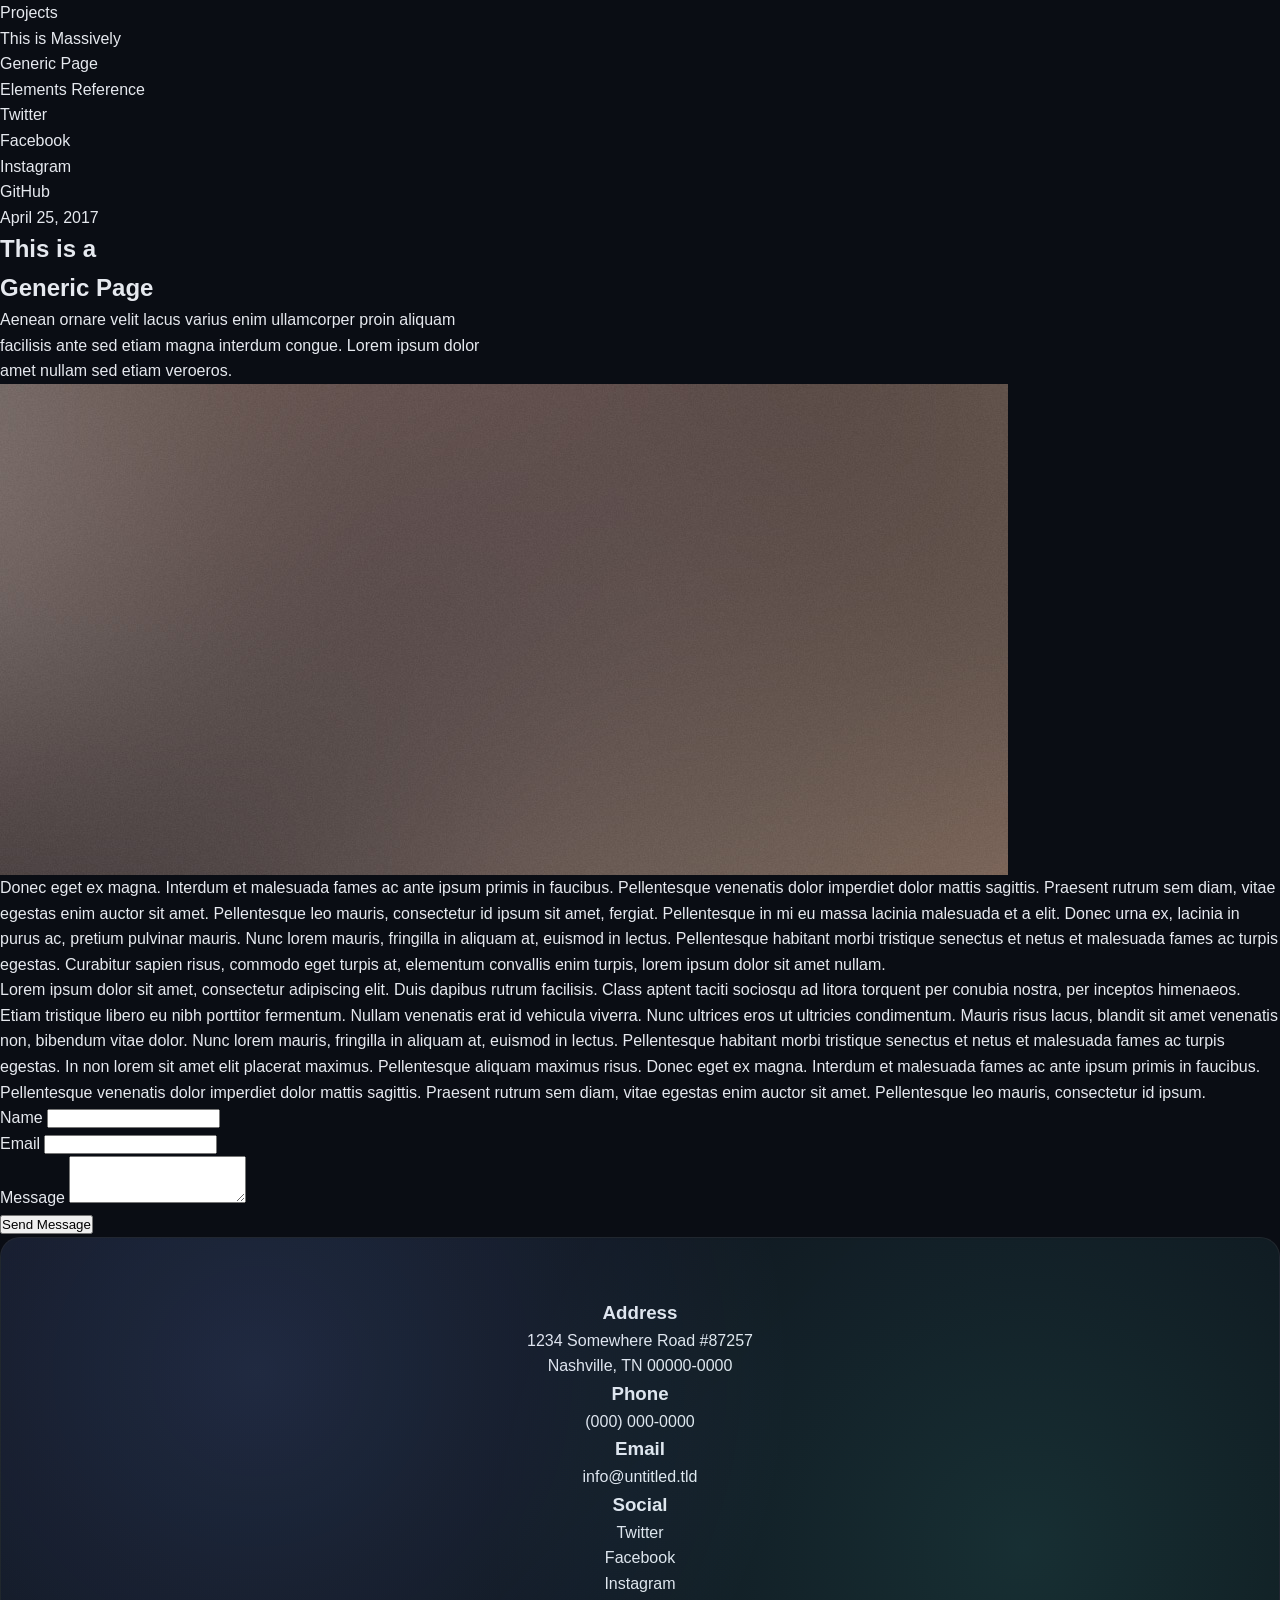
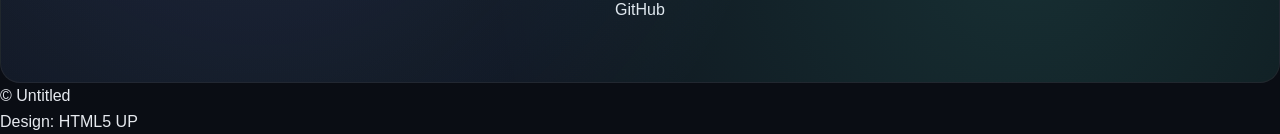
<file: generic.html>
<!DOCTYPE HTML>
<!--
	Massively by HTML5 UP
	html5up.net | @ajlkn
	Free for personal and commercial use under the CCA 3.0 license (html5up.net/license)
-->
<html>
	<head>
		<title>Generic Page - Massively by HTML5 UP</title>
		<meta charset="utf-8" />
		<meta name="viewport" content="width=device-width, initial-scale=1, user-scalable=no" />
		<link rel="stylesheet" href="assets/css/main.css" />
		<noscript><link rel="stylesheet" href="assets/css/noscript.css" /></noscript>
	</head>
	<body class="is-preload">

		<!-- Wrapper -->
			<div id="wrapper">

				<!-- Header -->
					<header id="header">
						<a href="index.html" class="logo">Projects</a>
					</header>

				<!-- Nav -->
					<nav id="nav">
						<ul class="links">
							<li><a href="index.html">This is Massively</a></li>
							<li class="active"><a href="generic.html">Generic Page</a></li>
							<li><a href="elements.html">Elements Reference</a></li>
						</ul>
						<ul class="icons">
							<li><a href="#" class="icon brands fa-twitter"><span class="label">Twitter</span></a></li>
							<li><a href="#" class="icon brands fa-facebook-f"><span class="label">Facebook</span></a></li>
							<li><a href="#" class="icon brands fa-instagram"><span class="label">Instagram</span></a></li>
							<li><a href="#" class="icon brands fa-github"><span class="label">GitHub</span></a></li>
						</ul>
					</nav>

				<!-- Main -->
					<div id="main">

						<!-- Post -->
							<section class="post">
								<header class="major">
									<span class="date">April 25, 2017</span>
									<h1>This is a<br />
									Generic Page</h1>
									<p>Aenean ornare velit lacus varius enim ullamcorper proin aliquam<br />
									facilisis ante sed etiam magna interdum congue. Lorem ipsum dolor<br />
									amet nullam sed etiam veroeros.</p>
								</header>
								<div class="image main"><img src="images/pic01.jpg" alt="" /></div>
								<p>Donec eget ex magna. Interdum et malesuada fames ac ante ipsum primis in faucibus. Pellentesque venenatis dolor imperdiet dolor mattis sagittis. Praesent rutrum sem diam, vitae egestas enim auctor sit amet. Pellentesque leo mauris, consectetur id ipsum sit amet, fergiat. Pellentesque in mi eu massa lacinia malesuada et a elit. Donec urna ex, lacinia in purus ac, pretium pulvinar mauris. Nunc lorem mauris, fringilla in aliquam at, euismod in lectus. Pellentesque habitant morbi tristique senectus et netus et malesuada fames ac turpis egestas. Curabitur sapien risus, commodo eget turpis at, elementum convallis enim turpis, lorem ipsum dolor sit amet nullam.</p>
								<p>Lorem ipsum dolor sit amet, consectetur adipiscing elit. Duis dapibus rutrum facilisis. Class aptent taciti sociosqu ad litora torquent per conubia nostra, per inceptos himenaeos. Etiam tristique libero eu nibh porttitor fermentum. Nullam venenatis erat id vehicula viverra. Nunc ultrices eros ut ultricies condimentum. Mauris risus lacus, blandit sit amet venenatis non, bibendum vitae dolor. Nunc lorem mauris, fringilla in aliquam at, euismod in lectus. Pellentesque habitant morbi tristique senectus et netus et malesuada fames ac turpis egestas. In non lorem sit amet elit placerat maximus. Pellentesque aliquam maximus risus. Donec eget ex magna. Interdum et malesuada fames ac ante ipsum primis in faucibus. Pellentesque venenatis dolor imperdiet dolor mattis sagittis. Praesent rutrum sem diam, vitae egestas enim auctor sit amet. Pellentesque leo mauris, consectetur id ipsum.</p>
							</section>

					</div>

				<!-- Footer -->
					<footer id="footer">
						<section>
							<form method="post" action="#">
								<div class="fields">
									<div class="field">
										<label for="name">Name</label>
										<input type="text" name="name" id="name" />
									</div>
									<div class="field">
										<label for="email">Email</label>
										<input type="text" name="email" id="email" />
									</div>
									<div class="field">
										<label for="message">Message</label>
										<textarea name="message" id="message" rows="3"></textarea>
									</div>
								</div>
								<ul class="actions">
									<li><input type="submit" value="Send Message" /></li>
								</ul>
							</form>
						</section>
						<section class="split contact">
							<section class="alt">
								<h3>Address</h3>
								<p>1234 Somewhere Road #87257<br />
								Nashville, TN 00000-0000</p>
							</section>
							<section>
								<h3>Phone</h3>
								<p><a href="#">(000) 000-0000</a></p>
							</section>
							<section>
								<h3>Email</h3>
								<p><a href="#">info@untitled.tld</a></p>
							</section>
							<section>
								<h3>Social</h3>
								<ul class="icons alt">
									<li><a href="#" class="icon brands alt fa-twitter"><span class="label">Twitter</span></a></li>
									<li><a href="#" class="icon brands alt fa-facebook-f"><span class="label">Facebook</span></a></li>
									<li><a href="#" class="icon brands alt fa-instagram"><span class="label">Instagram</span></a></li>
									<li><a href="#" class="icon brands alt fa-github"><span class="label">GitHub</span></a></li>
								</ul>
							</section>
						</section>
					</footer>

				<!-- Copyright -->
					<div id="copyright">
						<ul><li>&copy; Untitled</li><li>Design: <a href="https://html5up.net">HTML5 UP</a></li></ul>
					</div>

			</div>

		<!-- Scripts -->
			<script src="assets/js/jquery.min.js"></script>
			<script src="assets/js/jquery.scrollex.min.js"></script>
			<script src="assets/js/jquery.scrolly.min.js"></script>
			<script src="assets/js/browser.min.js"></script>
			<script src="assets/js/breakpoints.min.js"></script>
			<script src="assets/js/util.js"></script>
			<script src="assets/js/main.js"></script>

	</body>
</html>
</file>
<file: assets/css/main.css>
/* ============================================================
   Devasena Vangavolu — Portfolio
   ============================================================ */

/* Reset & base
   ------------------------------------------------------------ */
*,
*::before,
*::after {
	box-sizing: border-box;
	margin: 0;
	padding: 0;
}

:root {
	--bg: #0a0d14;
	--bg-2: #0f1320;
	--surface: rgba(255, 255, 255, 0.03);
	--surface-hover: rgba(255, 255, 255, 0.06);
	--border: rgba(255, 255, 255, 0.08);
	--border-strong: rgba(255, 255, 255, 0.16);

	--text: #e6e9ef;
	--text-dim: #9ba3b4;
	--text-muted: #6b7280;

	--accent: #7c9eff;
	--accent-2: #5eead4;
	--accent-3: #c4b5fd;
	--grad: linear-gradient(135deg, #7c9eff 0%, #5eead4 50%, #c4b5fd 100%);

	--shadow-sm: 0 2px 8px rgba(0, 0, 0, 0.2);
	--shadow-md: 0 8px 24px rgba(0, 0, 0, 0.3);
	--shadow-lg: 0 20px 60px rgba(0, 0, 0, 0.4);
	--shadow-glow: 0 0 40px rgba(124, 158, 255, 0.15);

	--radius-sm: 6px;
	--radius: 12px;
	--radius-lg: 20px;

	--font: 'Inter', -apple-system, BlinkMacSystemFont, 'Segoe UI', Roboto, sans-serif;
	--font-mono: 'JetBrains Mono', 'Fira Code', Consolas, monospace;

	--container: 1180px;

	--ease: cubic-bezier(0.4, 0, 0.2, 1);
}

html {
	scroll-behavior: smooth;
	-webkit-text-size-adjust: 100%;
}

body {
	font-family: var(--font);
	background: var(--bg);
	color: var(--text);
	line-height: 1.6;
	font-size: 16px;
	font-weight: 400;
	-webkit-font-smoothing: antialiased;
	-moz-osx-font-smoothing: grayscale;
	overflow-x: hidden;
	min-height: 100vh;
	position: relative;
}

img {
	max-width: 100%;
	display: block;
}

a {
	color: inherit;
	text-decoration: none;
	transition: color 0.2s var(--ease);
}

ul {
	list-style: none;
}

button {
	font-family: inherit;
	cursor: pointer;
	background: none;
	border: none;
	color: inherit;
}

::selection {
	background: var(--accent);
	color: var(--bg);
}

/* Background decoration
   ------------------------------------------------------------ */
.bg-grid {
	position: fixed;
	inset: 0;
	background-image:
		linear-gradient(rgba(255, 255, 255, 0.018) 1px, transparent 1px),
		linear-gradient(90deg, rgba(255, 255, 255, 0.018) 1px, transparent 1px);
	background-size: 48px 48px;
	mask-image: radial-gradient(ellipse at center, black 30%, transparent 75%);
	pointer-events: none;
	z-index: 0;
}

.bg-glow {
	position: fixed;
	border-radius: 50%;
	filter: blur(120px);
	opacity: 0.25;
	pointer-events: none;
	z-index: 0;
}

.bg-glow--1 {
	width: 600px;
	height: 600px;
	top: -200px;
	left: -200px;
	background: var(--accent);
}

.bg-glow--2 {
	width: 500px;
	height: 500px;
	top: 30%;
	right: -150px;
	background: var(--accent-2);
	opacity: 0.18;
}

/* Container & layout
   ------------------------------------------------------------ */
.container {
	max-width: var(--container);
	margin: 0 auto;
	padding: 0 24px;
	position: relative;
	z-index: 1;
}

main {
	position: relative;
	z-index: 1;
}

.grad {
	background: var(--grad);
	-webkit-background-clip: text;
	background-clip: text;
	-webkit-text-fill-color: transparent;
	color: transparent;
}

/* Nav
   ------------------------------------------------------------ */
.nav {
	position: fixed;
	top: 0;
	left: 0;
	right: 0;
	z-index: 100;
	padding: 18px 0;
	transition: all 0.3s var(--ease);
	background: rgba(10, 13, 20, 0);
	backdrop-filter: blur(0px);
}

.nav.is-scrolled {
	padding: 12px 0;
	background: rgba(10, 13, 20, 0.7);
	backdrop-filter: blur(16px);
	border-bottom: 1px solid var(--border);
}

.nav__inner {
	max-width: var(--container);
	margin: 0 auto;
	padding: 0 24px;
	display: flex;
	align-items: center;
	justify-content: space-between;
	gap: 24px;
}

.nav__logo {
	display: flex;
	align-items: center;
	gap: 12px;
	font-weight: 600;
	font-size: 15px;
	transition: opacity 0.2s var(--ease);
}

.nav__logo:hover {
	opacity: 0.8;
}

.nav__logo-mark {
	display: inline-flex;
	align-items: center;
	justify-content: center;
	width: 36px;
	height: 36px;
	border-radius: 10px;
	background: var(--grad);
	color: #0a0d14;
	font-weight: 800;
	font-size: 13px;
	letter-spacing: -0.5px;
}

.nav__logo-text {
	color: var(--text);
}

.nav__links {
	display: flex;
	gap: 4px;
	align-items: center;
}

.nav__links a {
	display: inline-block;
	padding: 8px 16px;
	font-size: 14px;
	font-weight: 500;
	color: var(--text-dim);
	border-radius: 8px;
	transition: all 0.2s var(--ease);
}

.nav__links a:hover {
	color: var(--text);
	background: var(--surface);
}

.nav__toggle {
	display: none;
	flex-direction: column;
	gap: 5px;
	padding: 8px;
}

.nav__toggle span {
	display: block;
	width: 22px;
	height: 2px;
	background: var(--text);
	border-radius: 2px;
	transition: transform 0.3s var(--ease), opacity 0.3s var(--ease);
}

.nav__toggle[aria-expanded="true"] span:nth-child(1) {
	transform: translateY(7px) rotate(45deg);
}

.nav__toggle[aria-expanded="true"] span:nth-child(2) {
	opacity: 0;
}

.nav__toggle[aria-expanded="true"] span:nth-child(3) {
	transform: translateY(-7px) rotate(-45deg);
}

/* Buttons
   ------------------------------------------------------------ */
.btn {
	display: inline-flex;
	align-items: center;
	gap: 10px;
	padding: 14px 24px;
	border-radius: 10px;
	font-size: 14px;
	font-weight: 600;
	letter-spacing: 0.01em;
	transition: all 0.25s var(--ease);
	border: 1px solid transparent;
	white-space: nowrap;
	cursor: pointer;
}

.btn--primary {
	background: var(--grad);
	color: #0a0d14;
	box-shadow: var(--shadow-glow);
}

.btn--primary:hover {
	transform: translateY(-2px);
	box-shadow: 0 10px 40px rgba(124, 158, 255, 0.35);
}

.btn--ghost {
	border-color: var(--border-strong);
	color: var(--text);
}

.btn--ghost:hover {
	background: var(--surface);
	border-color: var(--accent);
	color: var(--accent);
}

.btn--large {
	padding: 18px 32px;
	font-size: 15px;
}

/* Hero
   ------------------------------------------------------------ */
.hero {
	min-height: 100vh;
	display: flex;
	align-items: center;
	padding: 120px 0 80px;
	position: relative;
}

.hero__inner {
	max-width: 920px;
}

.hero__greet {
	display: inline-flex;
	align-items: center;
	gap: 8px;
	padding: 6px 14px;
	background: var(--surface);
	border: 1px solid var(--border);
	border-radius: 999px;
	font-size: 13px;
	color: var(--text-dim);
	margin-bottom: 28px;
	font-family: var(--font-mono);
}

.hero__greet-dot {
	width: 8px;
	height: 8px;
	background: var(--accent-2);
	border-radius: 50%;
	box-shadow: 0 0 12px var(--accent-2);
	animation: pulse 2s var(--ease) infinite;
}

@keyframes pulse {
	0%, 100% { opacity: 1; transform: scale(1); }
	50% { opacity: 0.6; transform: scale(0.85); }
}

.hero__title {
	font-size: clamp(2.2rem, 6.5vw, 4.5rem);
	font-weight: 800;
	line-height: 1.05;
	letter-spacing: -0.03em;
	margin-bottom: 24px;
}

.hero__subtitle {
	font-size: clamp(1.05rem, 1.8vw, 1.25rem);
	color: var(--text-dim);
	max-width: 640px;
	margin-bottom: 32px;
	line-height: 1.55;
}

.hero__tags {
	display: flex;
	flex-wrap: wrap;
	gap: 8px;
	margin-bottom: 36px;
}

.chip {
	display: inline-block;
	padding: 6px 14px;
	background: var(--surface);
	border: 1px solid var(--border);
	border-radius: 999px;
	font-size: 13px;
	color: var(--text-dim);
	font-family: var(--font-mono);
	font-weight: 500;
	transition: all 0.2s var(--ease);
}

.chip:hover {
	border-color: var(--accent);
	color: var(--accent);
	transform: translateY(-1px);
}

.hero__actions {
	display: flex;
	flex-wrap: wrap;
	gap: 12px;
	margin-bottom: 64px;
}

.hero__stats {
	display: flex;
	gap: 48px;
	flex-wrap: wrap;
	padding-top: 36px;
	border-top: 1px solid var(--border);
}

.stat__num {
	font-size: 2rem;
	font-weight: 700;
	background: var(--grad);
	-webkit-background-clip: text;
	background-clip: text;
	-webkit-text-fill-color: transparent;
	letter-spacing: -0.02em;
}

.stat__label {
	font-size: 13px;
	color: var(--text-muted);
	margin-top: 4px;
	font-family: var(--font-mono);
}

.hero__scroll {
	position: absolute;
	bottom: 40px;
	left: 50%;
	transform: translateX(-50%);
	width: 40px;
	height: 40px;
	display: flex;
	align-items: center;
	justify-content: center;
	color: var(--text-muted);
	border: 1px solid var(--border);
	border-radius: 50%;
	animation: bounce 2s var(--ease) infinite;
	transition: all 0.2s var(--ease);
}

.hero__scroll:hover {
	color: var(--accent);
	border-color: var(--accent);
}

@keyframes bounce {
	0%, 100% { transform: translateX(-50%) translateY(0); }
	50% { transform: translateX(-50%) translateY(6px); }
}

/* Sections
   ------------------------------------------------------------ */
.section {
	padding: 100px 0;
	position: relative;
}

.section__head {
	display: flex;
	align-items: center;
	gap: 16px;
	margin-bottom: 56px;
}

.section__num {
	font-family: var(--font-mono);
	font-size: 14px;
	color: var(--accent);
	font-weight: 500;
}

.section__title {
	font-size: clamp(1.6rem, 3vw, 2.25rem);
	font-weight: 700;
	letter-spacing: -0.02em;
}

.section__rule {
	flex: 1;
	height: 1px;
	background: linear-gradient(90deg, var(--border) 0%, transparent 100%);
	max-width: 300px;
}

.reveal {
	opacity: 0;
	transform: translateY(40px);
	transition: opacity 0.8s var(--ease), transform 0.8s var(--ease);
}

.reveal.is-visible {
	opacity: 1;
	transform: translateY(0);
}

/* About
   ------------------------------------------------------------ */
.about {
	display: grid;
	grid-template-columns: 1fr 1fr;
	gap: 64px;
	align-items: start;
}

.about__copy p {
	color: var(--text-dim);
	margin-bottom: 18px;
	font-size: 1.05rem;
	line-height: 1.7;
}

.about__copy p:last-child {
	margin-bottom: 0;
}

.about__cards {
	display: grid;
	gap: 16px;
}

.info-card {
	padding: 24px;
	background: var(--surface);
	border: 1px solid var(--border);
	border-radius: var(--radius);
	transition: all 0.3s var(--ease);
}

.info-card:hover {
	background: var(--surface-hover);
	border-color: var(--border-strong);
	transform: translateY(-2px);
}

.info-card__icon {
	display: inline-flex;
	align-items: center;
	justify-content: center;
	width: 44px;
	height: 44px;
	border-radius: 10px;
	background: rgba(124, 158, 255, 0.1);
	color: var(--accent);
	font-size: 18px;
	margin-bottom: 14px;
}

.info-card h3 {
	font-size: 17px;
	font-weight: 600;
	margin-bottom: 6px;
}

.info-card p {
	font-size: 14px;
	color: var(--text-dim);
	line-height: 1.55;
}

/* Skills
   ------------------------------------------------------------ */
.skills {
	display: grid;
	grid-template-columns: repeat(auto-fit, minmax(240px, 1fr));
	gap: 20px;
}

.skill-group {
	padding: 28px;
	background: var(--surface);
	border: 1px solid var(--border);
	border-radius: var(--radius);
	transition: all 0.3s var(--ease);
}

.skill-group:hover {
	border-color: var(--border-strong);
	background: var(--surface-hover);
}

.skill-group h3 {
	display: flex;
	align-items: center;
	gap: 10px;
	font-size: 15px;
	font-weight: 600;
	margin-bottom: 16px;
	color: var(--text);
}

.skill-group h3 i {
	color: var(--accent);
	font-size: 14px;
}

.skill-group ul {
	display: flex;
	flex-direction: column;
	gap: 8px;
}

.skill-group li {
	font-size: 14px;
	color: var(--text-dim);
	padding-left: 18px;
	position: relative;
	font-family: var(--font-mono);
}

.skill-group li::before {
	content: '';
	position: absolute;
	left: 0;
	top: 0.65em;
	width: 6px;
	height: 6px;
	border-radius: 50%;
	background: var(--accent-2);
	opacity: 0.7;
}

/* Filters
   ------------------------------------------------------------ */
.filters {
	display: flex;
	flex-wrap: wrap;
	gap: 8px;
	margin-bottom: 36px;
}

.filter {
	padding: 8px 18px;
	background: var(--surface);
	border: 1px solid var(--border);
	border-radius: 999px;
	font-size: 13px;
	color: var(--text-dim);
	font-weight: 500;
	font-family: var(--font-mono);
	transition: all 0.2s var(--ease);
}

.filter:hover {
	color: var(--text);
	border-color: var(--border-strong);
}

.filter.is-active {
	background: var(--text);
	color: var(--bg);
	border-color: var(--text);
}

/* Projects
   ------------------------------------------------------------ */
.projects {
	display: grid;
	grid-template-columns: repeat(auto-fill, minmax(340px, 1fr));
	gap: 24px;
}

.project {
	background: var(--surface);
	border: 1px solid var(--border);
	border-radius: var(--radius-lg);
	overflow: hidden;
	transition: all 0.35s var(--ease);
	display: flex;
	flex-direction: column;
}

.project.is-hidden {
	display: none;
}

.project:hover {
	transform: translateY(-4px);
	border-color: var(--border-strong);
	box-shadow: var(--shadow-md);
}

.project__media {
	position: relative;
	aspect-ratio: 16 / 10;
	overflow: hidden;
	background: var(--bg-2);
}

.project__media img {
	width: 100%;
	height: 100%;
	object-fit: cover;
	transition: transform 0.6s var(--ease);
}

.project:hover .project__media img {
	transform: scale(1.06);
}

.project__overlay {
	position: absolute;
	inset: 0;
	background: linear-gradient(180deg, transparent 0%, rgba(10, 13, 20, 0.85) 100%);
	display: flex;
	align-items: flex-end;
	justify-content: center;
	padding: 20px;
	opacity: 0;
	transition: opacity 0.3s var(--ease);
}

.project:hover .project__overlay {
	opacity: 1;
}

.project__link {
	display: inline-flex;
	align-items: center;
	gap: 8px;
	padding: 10px 18px;
	background: var(--text);
	color: var(--bg);
	border-radius: 8px;
	font-size: 13px;
	font-weight: 600;
	transform: translateY(10px);
	transition: transform 0.3s var(--ease);
}

.project:hover .project__link {
	transform: translateY(0);
}

.project__body {
	padding: 22px 24px 26px;
	display: flex;
	flex-direction: column;
	flex: 1;
}

.project__meta {
	display: flex;
	align-items: center;
	gap: 12px;
	font-family: var(--font-mono);
	font-size: 12px;
	color: var(--text-muted);
	margin-bottom: 10px;
}

.project__year {
	color: var(--accent);
}

.project__type::before {
	content: '·';
	margin-right: 12px;
	color: var(--text-muted);
}

.project__title {
	font-size: 1.2rem;
	font-weight: 600;
	margin-bottom: 10px;
	letter-spacing: -0.01em;
	line-height: 1.3;
}

.project__desc {
	font-size: 14px;
	color: var(--text-dim);
	line-height: 1.6;
	margin-bottom: 16px;
	flex: 1;
}

.project__tags {
	display: flex;
	flex-wrap: wrap;
	gap: 6px;
}

.badge {
	display: inline-block;
	padding: 4px 10px;
	background: rgba(124, 158, 255, 0.08);
	border: 1px solid rgba(124, 158, 255, 0.15);
	border-radius: 6px;
	font-size: 11px;
	color: var(--accent);
	font-family: var(--font-mono);
	font-weight: 500;
}

/* Contact
   ------------------------------------------------------------ */
.contact {
	padding: 60px;
	background: linear-gradient(135deg, rgba(124, 158, 255, 0.06), rgba(94, 234, 212, 0.04));
	border: 1px solid var(--border);
	border-radius: var(--radius-lg);
	text-align: center;
	position: relative;
	overflow: hidden;
}

.contact::before {
	content: '';
	position: absolute;
	inset: 0;
	background: radial-gradient(circle at 20% 30%, rgba(124, 158, 255, 0.15), transparent 50%),
	            radial-gradient(circle at 80% 70%, rgba(94, 234, 212, 0.12), transparent 50%);
	pointer-events: none;
}

.contact__inner {
	position: relative;
	z-index: 1;
	max-width: 640px;
	margin: 0 auto;
}

.contact .section__num {
	display: block;
	margin-bottom: 12px;
}

.contact__title {
	font-size: clamp(1.6rem, 3.2vw, 2.4rem);
	font-weight: 700;
	letter-spacing: -0.02em;
	margin-bottom: 16px;
	line-height: 1.2;
}

.contact__copy {
	color: var(--text-dim);
	font-size: 1.05rem;
	margin-bottom: 32px;
	line-height: 1.6;
}

.contact__socials {
	display: flex;
	gap: 12px;
	justify-content: center;
	margin-top: 32px;
}

.contact__socials a {
	display: inline-flex;
	align-items: center;
	justify-content: center;
	width: 44px;
	height: 44px;
	border-radius: 10px;
	background: var(--surface);
	border: 1px solid var(--border);
	color: var(--text-dim);
	font-size: 16px;
	transition: all 0.2s var(--ease);
}

.contact__socials a:hover {
	color: var(--accent);
	border-color: var(--accent);
	transform: translateY(-2px);
	background: var(--surface-hover);
}

/* Footer
   ------------------------------------------------------------ */
.footer {
	padding: 32px 0;
	border-top: 1px solid var(--border);
	margin-top: 60px;
	position: relative;
	z-index: 1;
}

.footer__inner {
	display: flex;
	justify-content: space-between;
	align-items: center;
	flex-wrap: wrap;
	gap: 12px;
}

.footer p {
	font-size: 13px;
	color: var(--text-muted);
	font-family: var(--font-mono);
}

.footer__meta {
	text-align: right;
}

/* Responsive
   ------------------------------------------------------------ */
@media (max-width: 880px) {
	.about {
		grid-template-columns: 1fr;
		gap: 32px;
	}

	.section {
		padding: 80px 0;
	}

	.contact {
		padding: 40px 24px;
	}

	.hero {
		padding: 100px 0 60px;
	}

	.hero__stats {
		gap: 32px;
	}
}

@media (max-width: 720px) {
	.nav__links {
		position: fixed;
		top: 64px;
		left: 16px;
		right: 16px;
		flex-direction: column;
		gap: 4px;
		padding: 16px;
		background: rgba(15, 19, 32, 0.95);
		backdrop-filter: blur(16px);
		border: 1px solid var(--border);
		border-radius: var(--radius);
		opacity: 0;
		visibility: hidden;
		transform: translateY(-10px);
		transition: opacity 0.25s var(--ease), transform 0.25s var(--ease), visibility 0.25s;
	}

	.nav__links.is-open {
		opacity: 1;
		visibility: visible;
		transform: translateY(0);
	}

	.nav__links a {
		display: block;
		padding: 12px 16px;
	}

	.nav__toggle {
		display: flex;
	}

	.nav__logo-text {
		display: none;
	}

	.projects {
		grid-template-columns: 1fr;
	}

	.hero__stats {
		gap: 28px;
	}

	.stat__num {
		font-size: 1.6rem;
	}

	.footer__inner {
		justify-content: center;
		text-align: center;
	}

	.footer__meta {
		text-align: center;
	}
}

@media (max-width: 480px) {
	.container {
		padding: 0 18px;
	}

	.nav__inner {
		padding: 0 18px;
	}

	.hero__actions {
		flex-direction: column;
		align-items: stretch;
	}

	.btn {
		justify-content: center;
	}

	.section__rule {
		display: none;
	}
}

/* Inline link
   ------------------------------------------------------------ */
.inline-link {
	color: var(--accent);
	border-bottom: 1px dashed rgba(124, 158, 255, 0.4);
	transition: all 0.2s var(--ease);
}

.inline-link:hover {
	color: var(--accent-2);
	border-bottom-color: var(--accent-2);
}

/* Inline code in project descriptions */
.project__desc code {
	font-family: var(--font-mono);
	font-size: 12.5px;
	padding: 1px 6px;
	background: rgba(124, 158, 255, 0.08);
	border: 1px solid rgba(124, 158, 255, 0.15);
	border-radius: 4px;
	color: var(--accent);
}

/* Featured project (spans 2 cols on wide screens)
   ------------------------------------------------------------ */
@media (min-width: 880px) {
	.projects {
		grid-template-columns: repeat(2, 1fr);
	}

	.project--featured {
		grid-column: span 2;
		display: grid;
		grid-template-columns: 1.1fr 1fr;
		gap: 0;
	}

	.project--featured .project__media {
		aspect-ratio: auto;
		min-height: 320px;
	}

	.project--featured .project__body {
		padding: 36px 40px;
		justify-content: center;
	}

	.project--featured .project__title {
		font-size: 1.55rem;
	}

	.project--featured .project__desc {
		font-size: 15px;
	}
}

@media (min-width: 1100px) {
	.projects {
		grid-template-columns: repeat(3, 1fr);
	}

	.project--featured {
		grid-column: span 3;
		grid-template-columns: 1fr 1fr;
	}
}

/* Project placeholder (for featured AI projects without screenshot)
   ------------------------------------------------------------ */
.project__placeholder {
	position: absolute;
	inset: 0;
	display: flex;
	flex-direction: column;
	align-items: center;
	justify-content: center;
	gap: 24px;
	background:
		radial-gradient(circle at 30% 30%, rgba(124, 158, 255, 0.18), transparent 55%),
		radial-gradient(circle at 70% 70%, rgba(94, 234, 212, 0.15), transparent 55%),
		linear-gradient(135deg, #0e1424 0%, #131a2e 100%);
	overflow: hidden;
}

.project__placeholder::before {
	content: '';
	position: absolute;
	inset: 0;
	background-image:
		linear-gradient(rgba(255, 255, 255, 0.025) 1px, transparent 1px),
		linear-gradient(90deg, rgba(255, 255, 255, 0.025) 1px, transparent 1px);
	background-size: 24px 24px;
	mask-image: radial-gradient(ellipse at center, black 40%, transparent 75%);
}

.project__placeholder > i {
	font-size: 56px;
	color: var(--accent);
	opacity: 0.85;
	filter: drop-shadow(0 0 24px rgba(124, 158, 255, 0.4));
	position: relative;
	z-index: 1;
}

.project__placeholder-grid {
	display: grid;
	grid-template-columns: repeat(2, auto);
	gap: 8px;
	position: relative;
	z-index: 1;
}

.project__placeholder-grid span {
	padding: 6px 14px;
	background: rgba(255, 255, 255, 0.06);
	border: 1px solid rgba(255, 255, 255, 0.12);
	border-radius: 999px;
	font-family: var(--font-mono);
	font-size: 12px;
	color: var(--text);
	backdrop-filter: blur(8px);
}

.project__placeholder--alt {
	background:
		radial-gradient(circle at 70% 30%, rgba(196, 181, 253, 0.18), transparent 55%),
		radial-gradient(circle at 30% 70%, rgba(124, 158, 255, 0.18), transparent 55%),
		linear-gradient(135deg, #0e1424 0%, #131a2e 100%);
}

.project__placeholder-vec {
	position: relative;
	z-index: 1;
	width: 200px;
	height: 60px;
}

.vec-dot {
	position: absolute;
	width: 14px;
	height: 14px;
	border-radius: 50%;
	background: var(--accent);
	box-shadow: 0 0 16px var(--accent);
	animation: vec-pulse 3s var(--ease) infinite;
}

.vec-dot:nth-child(1) { top: 10px;  left: 0;    animation-delay: 0s;   background: var(--accent); box-shadow: 0 0 16px var(--accent); }
.vec-dot:nth-child(2) { top: 30px;  left: 40px; animation-delay: 0.3s; background: var(--accent-2); box-shadow: 0 0 16px var(--accent-2); }
.vec-dot:nth-child(3) { top: 0;     left: 80px; animation-delay: 0.6s; background: var(--accent-3); box-shadow: 0 0 16px var(--accent-3); }
.vec-dot:nth-child(4) { top: 40px;  left: 120px; animation-delay: 0.9s; background: var(--accent); box-shadow: 0 0 16px var(--accent); }
.vec-dot:nth-child(5) { top: 15px;  left: 160px; animation-delay: 1.2s; background: var(--accent-2); box-shadow: 0 0 16px var(--accent-2); }
.vec-dot:nth-child(6) { top: 35px;  left: 195px; animation-delay: 1.5s; background: var(--accent-3); box-shadow: 0 0 16px var(--accent-3); }

@keyframes vec-pulse {
	0%, 100% { transform: scale(1); opacity: 0.9; }
	50% { transform: scale(0.6); opacity: 0.5; }
}

/* Writing / Articles
   ------------------------------------------------------------ */
.writing {
	display: grid;
	grid-template-columns: repeat(auto-fit, minmax(300px, 1fr));
	gap: 20px;
}

.article {
	display: block;
	padding: 28px;
	background: var(--surface);
	border: 1px solid var(--border);
	border-radius: var(--radius-lg);
	transition: all 0.3s var(--ease);
	position: relative;
	overflow: hidden;
}

.article::before {
	content: '';
	position: absolute;
	top: 0;
	left: 0;
	right: 0;
	height: 2px;
	background: var(--grad);
	opacity: 0;
	transition: opacity 0.3s var(--ease);
}

.article:hover {
	transform: translateY(-4px);
	border-color: var(--border-strong);
	background: var(--surface-hover);
	box-shadow: var(--shadow-md);
}

.article:hover::before {
	opacity: 1;
}

.article__meta {
	display: flex;
	align-items: center;
	gap: 8px;
	font-family: var(--font-mono);
	font-size: 12px;
	color: var(--text-muted);
	margin-bottom: 14px;
}

.article__meta i {
	color: var(--accent);
	font-size: 14px;
}

.article__title {
	font-size: 1.1rem;
	font-weight: 600;
	margin-bottom: 12px;
	letter-spacing: -0.01em;
	line-height: 1.35;
	color: var(--text);
}

.article__excerpt {
	font-size: 14px;
	color: var(--text-dim);
	line-height: 1.6;
	margin-bottom: 18px;
}

.article__cta {
	display: inline-flex;
	align-items: center;
	gap: 6px;
	font-size: 13px;
	font-weight: 600;
	color: var(--accent);
	font-family: var(--font-mono);
	transition: gap 0.2s var(--ease);
}

.article:hover .article__cta {
	gap: 10px;
}

.article__cta i {
	font-size: 11px;
}

/* Reduced motion
   ------------------------------------------------------------ */
@media (prefers-reduced-motion: reduce) {
	*,
	*::before,
	*::after {
		animation-duration: 0.01ms !important;
		animation-iteration-count: 1 !important;
		transition-duration: 0.01ms !important;
		scroll-behavior: auto !important;
	}

	.reveal {
		opacity: 1;
		transform: none;
	}
}
</file>
<file: assets/css/noscript.css>
@import url(font-awesome.min.css);

/*
	Massively by HTML5 UP
	html5up.net | @ajlkn
	Free for personal and commercial use under the CCA 3.0 license (html5up.net/license)
*/

/* Wrapper */

	#wrapper {
		background-color: #212931;
		background-image: url("../../images/overlay.png"), linear-gradient(0deg, rgba(0, 0, 0, 0.1), rgba(0, 0, 0, 0.1)), url("../../images/bg.jpg");
		background-size: auto,								auto,														100% auto;
		background-position: center,								center,														top center;
		background-repeat: repeat,								no-repeat,													no-repeat;
		background-attachment: fixed,								fixed,														fixed;
	}

		#wrapper.fade-in:before {
			display: none;
		}

/* Intro */

	body.is-preload #intro {
		opacity: 1;
	}

		body.is-preload #intro:not(.hidden) + #header + #nav {
			-moz-transform: none;
			-webkit-transform: none;
			-ms-transform: none;
			transform: none;
			opacity: 1;
		}
</file>
